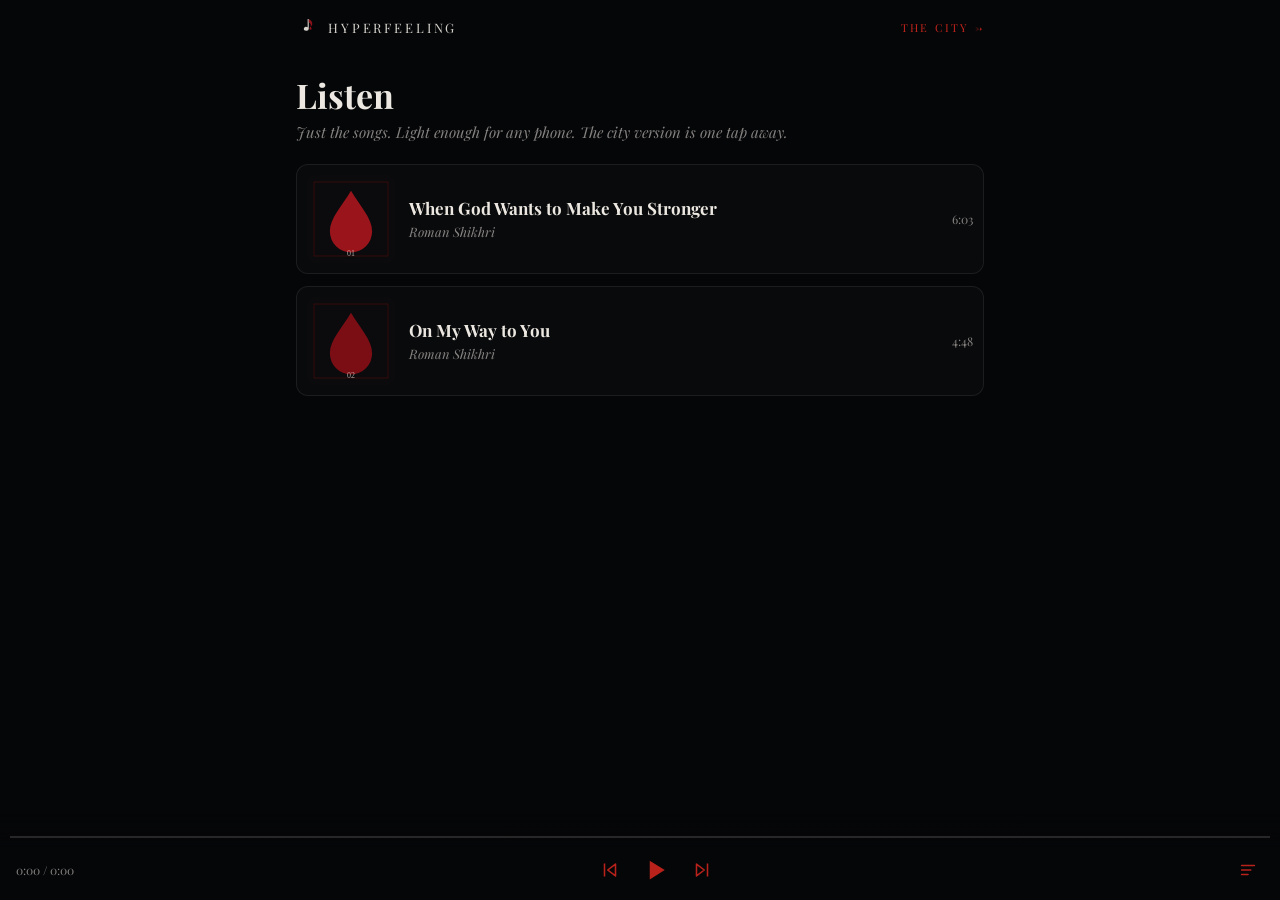
<file: listen/index.html>
<!doctype html>
<html lang="en">
<head>
<meta charset="utf-8">
<link rel="icon" type="image/svg+xml" href="../favicon.svg">
<meta name="viewport" content="width=device-width,initial-scale=1,viewport-fit=cover">
<meta name="theme-color" content="#050608">
<title>Roman Shikhri — listen</title>
<link rel="preconnect" href="https://fonts.googleapis.com">
<link href="https://fonts.googleapis.com/css2?family=Playfair+Display:ital,wght@0,400;0,700;1,400&display=swap" rel="stylesheet">
<style>
  /* the listening room: no 3-D, no shaders — a cover, a player, the words. Runs on anything with a browser. */
  :root { --ink: #050608; --paper: #ece8e1; --dim: rgba(236,232,225,.55); --red: #d8281f; --blood: #7a0e14; }
  * { box-sizing: border-box; }
  html, body { margin: 0; background: var(--ink); color: var(--paper); font-family: 'Playfair Display', Georgia, serif; min-height: 100%; }
  body { padding: 0 16px calc(120px + env(safe-area-inset-bottom, 0px)); }
  header { display: flex; align-items: center; gap: 10px; height: 54px; }
  header a { color: var(--paper); text-decoration: none; font-size: 13px; letter-spacing: .22em; text-transform: uppercase; opacity: .9; }
  header .city { margin-left: auto; color: var(--red); font-size: 11px; letter-spacing: .2em; text-transform: uppercase; }
  h1 { font-size: 26px; margin: 18px 0 4px; }
  .sub { margin: 0 0 22px; font-style: italic; color: var(--dim); font-size: 15px; }
  .songs { list-style: none; margin: 0; padding: 0; display: grid; gap: 12px; }
  .song { display: grid; grid-template-columns: 72px 1fr auto; gap: 14px; align-items: center; padding: 10px; border: 1px solid rgba(236,232,225,.08); border-radius: 12px; background: rgba(255,255,255,.02); cursor: pointer; }
  .song.now { border-color: rgba(216,40,31,.45); background: rgba(216,40,31,.06); }
  .cover { width: 72px; height: 72px; border-radius: 8px; overflow: hidden; background: #0b0b0d; }
  .cover svg { width: 100%; height: 100%; display: block; }
  .song .t { margin: 0; font-size: 17px; font-weight: 700; line-height: 1.2; }
  .song .n { margin: 4px 0 0; font-size: 13px; color: var(--dim); font-style: italic; }
  .song .len { font-size: 12px; color: var(--dim); font-variant-numeric: tabular-nums; }
  .lyr { margin-top: 18px; display: none; }
  .lyr.on { display: block; }
  .lyr h2 { font-size: 11px; letter-spacing: .3em; text-transform: uppercase; color: var(--dim); margin: 0 0 10px; font-weight: 400; }
  .lyr ol { list-style: none; margin: 0; padding: 0; }
  .lyr li { display: grid; grid-template-columns: 44px 1fr; gap: 8px; padding: 6px 0; font-size: 17px; line-height: 1.35; color: rgba(236,232,225,.55); cursor: pointer; }
  .lyr li.sec { display: block; padding-top: 14px; font-size: 11px; letter-spacing: .3em; text-transform: uppercase; color: rgba(236,232,225,.35); }
  .lyr time { font-size: 11px; color: rgba(236,232,225,.35); padding-top: 3px; font-variant-numeric: tabular-nums; }
  .lyr li.now { color: var(--paper); } .lyr li.now time { color: var(--red); }
  /* the player strip */
  .player { position: fixed; left: 0; right: 0; bottom: 0; padding: 8px 10px calc(8px + env(safe-area-inset-bottom, 0px)); background: linear-gradient(0deg, rgba(5,6,8,.98) 60%, rgba(5,6,8,0)); }
  .bar { position: relative; height: 22px; cursor: pointer; }
  .bar::before { content: ''; position: absolute; left: 0; right: 0; top: 10px; height: 2px; background: rgba(236,232,225,.15); }
  .bar .fill { position: absolute; left: 0; top: 10px; height: 2px; width: 0; background: var(--red); box-shadow: 0 0 8px rgba(216,40,31,.7); }
  .row { display: flex; align-items: center; gap: 2px; }
  .row .grow { flex: 1; }
  .clock { font-size: 12px; color: var(--dim); font-variant-numeric: tabular-nums; min-width: 76px; padding-left: 6px; }
  .ic { display: inline-flex; align-items: center; justify-content: center; width: 44px; height: 44px; border: 0; background: none; color: var(--red); cursor: pointer; opacity: .85; padding: 0; }
  .ic svg { width: 22px; height: 22px; display: block; } .ic.big svg { width: 30px; height: 30px; }
  .ic.on { opacity: 1; filter: drop-shadow(0 0 6px rgba(216,40,31,.6)); }
  #pp .pause, #pp.playing .play { display: none; } #pp.playing .pause { display: block; }
  .nowline { font-size: 13px; color: var(--dim); padding: 0 8px 4px; white-space: nowrap; overflow: hidden; text-overflow: ellipsis; font-style: italic; }
  @media (min-width: 760px) { body { max-width: 720px; margin: 0 auto; } h1 { font-size: 34px; } .song { grid-template-columns: 88px 1fr auto; } .cover { width: 88px; height: 88px; } }
</style>
</head>
<body>
<svg width="0" height="0" style="position:absolute" aria-hidden="true">
  <symbol id="i-play" viewBox="0 0 24 24"><path d="M7 4.5v15l12-7.5z" fill="currentColor"/></symbol>
  <symbol id="i-pause" viewBox="0 0 24 24"><path d="M7.5 4.5v15M16.5 4.5v15" stroke="currentColor" stroke-width="2.4" stroke-linecap="round"/></symbol>
  <symbol id="i-prev" viewBox="0 0 24 24"><path d="M6 5v14M18 5.5L9.5 12 18 18.5z" stroke="currentColor" stroke-width="1.7" stroke-linejoin="round" fill="none"/></symbol>
  <symbol id="i-next" viewBox="0 0 24 24"><path d="M18 5v14M6 5.5l8.5 6.5L6 18.5z" stroke="currentColor" stroke-width="1.7" stroke-linejoin="round" fill="none"/></symbol>
  <symbol id="i-lyrics" viewBox="0 0 24 24"><path d="M5 7h14M5 12h10M5 17h7" stroke="currentColor" stroke-width="1.7" stroke-linecap="round"/></symbol>
  <symbol id="i-drop" viewBox="0 0 100 100"><path d="M58 14 v44 a11 9 0 1 1 -5 -7.4 V14 Z" fill="#ece8e1"/><path d="M58 14 c10 6 16 12 16 22 c0 6 -4 9 -8 12 c3 -8 1 -14 -8 -20 Z" fill="currentColor"/><path d="M66 48 c0 0 -5 7 -5 10 a5 5 0 0 0 10 0 c0 -3 -5 -10 -5 -10Z" fill="currentColor"/></symbol>
</svg>
<header><a href="../" aria-label="hyperfeeling" style="display:flex"><svg width="22" height="22" style="color:#9a141b"><use href="#i-drop"/></svg></a><a href="../">hyperfeeling</a><a class="city" href="../">the city &rarr;</a></header>
<h1>Listen</h1>
<p class="sub">Just the songs. Light enough for any phone. The city version is one tap away.</p>
<ol class="songs" id="songs"></ol>
<section class="lyr" id="lyr"><h2>Lyrics</h2><ol id="lines"></ol></section>
<div class="player">
  <div class="nowline" id="nowline"></div>
  <div class="bar" id="bar"><div class="fill" id="fill"></div></div>
  <div class="row">
    <span class="clock" id="clock">0:00 / 0:00</span><span class="grow"></span>
    <button class="ic" id="prev" aria-label="previous song"><svg><use href="#i-prev"/></svg></button>
    <button class="ic big" id="pp" aria-label="play or pause"><svg class="play"><use href="#i-play"/></svg><svg class="pause"><use href="#i-pause"/></svg></button>
    <button class="ic" id="next" aria-label="next song"><svg><use href="#i-next"/></svg></button>
    <span class="grow"></span>
    <button class="ic" id="lyrbtn" aria-label="lyrics"><svg><use href="#i-lyrics"/></svg></button>
  </div>
</div>
<audio id="a" preload="metadata"></audio>
<script>
(async () => {
  const $ = id => document.getElementById(id);
  const fmt = s => `${Math.floor(s / 60)}:${String(Math.floor(s % 60)).padStart(2, '0')}`;
  // the song list comes from the same source as the city (an ES module): read it as text and pick the slugs and titles
  const src = await fetch('../js/songs.js').then(r => r.text());
  const songs = [...src.matchAll(/slug:\s*'([^']+)'[\s\S]*?title:\s*'([^']+)'(?:[\s\S]*?duration:\s*(\d+))?/g)].map(m => ({ slug: m[1], title: m[2], dur: +m[3] || 0 }));
  const cover = (i, title) => `<svg viewBox="0 0 100 100" role="img" aria-label="${title}"><rect width="100" height="100" fill="#0b0b0d"/><rect x="8" y="8" width="84" height="84" fill="none" stroke="#3a0a0c" stroke-width="1"/><path d="M50 18c-10 17-24 31-24 46a24 24 0 0 0 48 0c0-15-14-29-24-46z" fill="${i % 2 ? '#7a0e14' : '#9a141b'}"/><text x="50" y="92" text-anchor="middle" font-family="Georgia,serif" font-size="9" fill="#ece8e1" opacity=".7">${String(i + 1).padStart(2, '0')}</text></svg>`;
  const a = $('a'); let cur = -1, timing = null, items = [], lyOn = false;
  const list = $('songs');
  songs.forEach((s, i) => { const li = document.createElement('li'); li.className = 'song'; li.innerHTML = `<div class="cover">${cover(i, s.title)}</div><div><p class="t">${s.title}</p><p class="n">Roman Shikhri</p></div><span class="len">${s.dur ? fmt(s.dur) : ''}</span>`; li.addEventListener('click', () => load(i, true)); list.appendChild(li); });
  async function load(i, play) {
    cur = i; [...list.children].forEach((li, k) => li.classList.toggle('now', k === i));
    a.src = `../songs/${songs[i].slug}/song.mp3`; if (play) a.play().catch(() => {});
    $('nowline').textContent = songs[i].title;
    timing = await fetch(`../songs/${songs[i].slug}/timing.json`).then(r => r.json()).catch(() => null);
    const ol = $('lines'); ol.innerHTML = ''; items = [];
    if (timing) { let sec = -1; timing.lines.forEach(L => { if (L.section !== sec) { sec = L.section; const h = document.createElement('li'); h.className = 'sec'; h.textContent = timing.sections[sec].name; ol.appendChild(h); }
      const li = document.createElement('li'); li.innerHTML = `<time>${fmt(L.t)}</time><span>${L.text}</span>`; li.addEventListener('click', () => { a.currentTime = Math.max(0, L.t - 0.3); a.play().catch(() => {}); }); ol.appendChild(li); items.push({ li, t: L.t }); }); }
    history.replaceState(null, '', `#${songs[i].slug}`);
  }
  $('pp').addEventListener('click', () => { if (cur < 0) load(0, true); else if (a.paused) a.play().catch(() => {}); else a.pause(); });
  $('prev').addEventListener('click', () => load((cur - 1 + songs.length) % songs.length, true));
  $('next').addEventListener('click', () => load((cur + 1) % songs.length, true));
  $('lyrbtn').addEventListener('click', () => { lyOn = !lyOn; $('lyr').classList.toggle('on', lyOn); $('lyrbtn').classList.toggle('on', lyOn); if (lyOn && cur < 0) load(0, false); });
  $('bar').addEventListener('click', e => { const r = e.currentTarget.getBoundingClientRect(); const D = a.duration || songs[cur]?.dur; if (D) a.currentTime = Math.max(0, Math.min(1, (e.clientX - r.left) / r.width)) * D; });
  a.addEventListener('play', () => $('pp').classList.add('playing')); a.addEventListener('pause', () => $('pp').classList.remove('playing'));
  a.addEventListener('ended', () => load((cur + 1) % songs.length, true));
  let lyNow = -1;
  a.addEventListener('timeupdate', () => { const t = a.currentTime, D = a.duration || songs[cur]?.dur || 0; $('fill').style.width = D ? `${(t / D) * 100}%` : '0'; $('clock').textContent = `${fmt(t)} / ${fmt(D)}`;
    if (!items.length) return; let n = -1; for (let i = 0; i < items.length; i++) if (items[i].t <= t + 0.2) n = i; if (n === lyNow) return;
    if (lyNow >= 0) items[lyNow].li.classList.remove('now'); lyNow = n; if (n >= 0) { items[n].li.classList.add('now'); if (lyOn) items[n].li.scrollIntoView({ block: 'center', behavior: 'smooth' }); } });
  const h = location.hash.slice(1); const start = songs.findIndex(s => s.slug === h); if (start >= 0) load(start, false);
})();
</script>
</body>
</html>
</file>
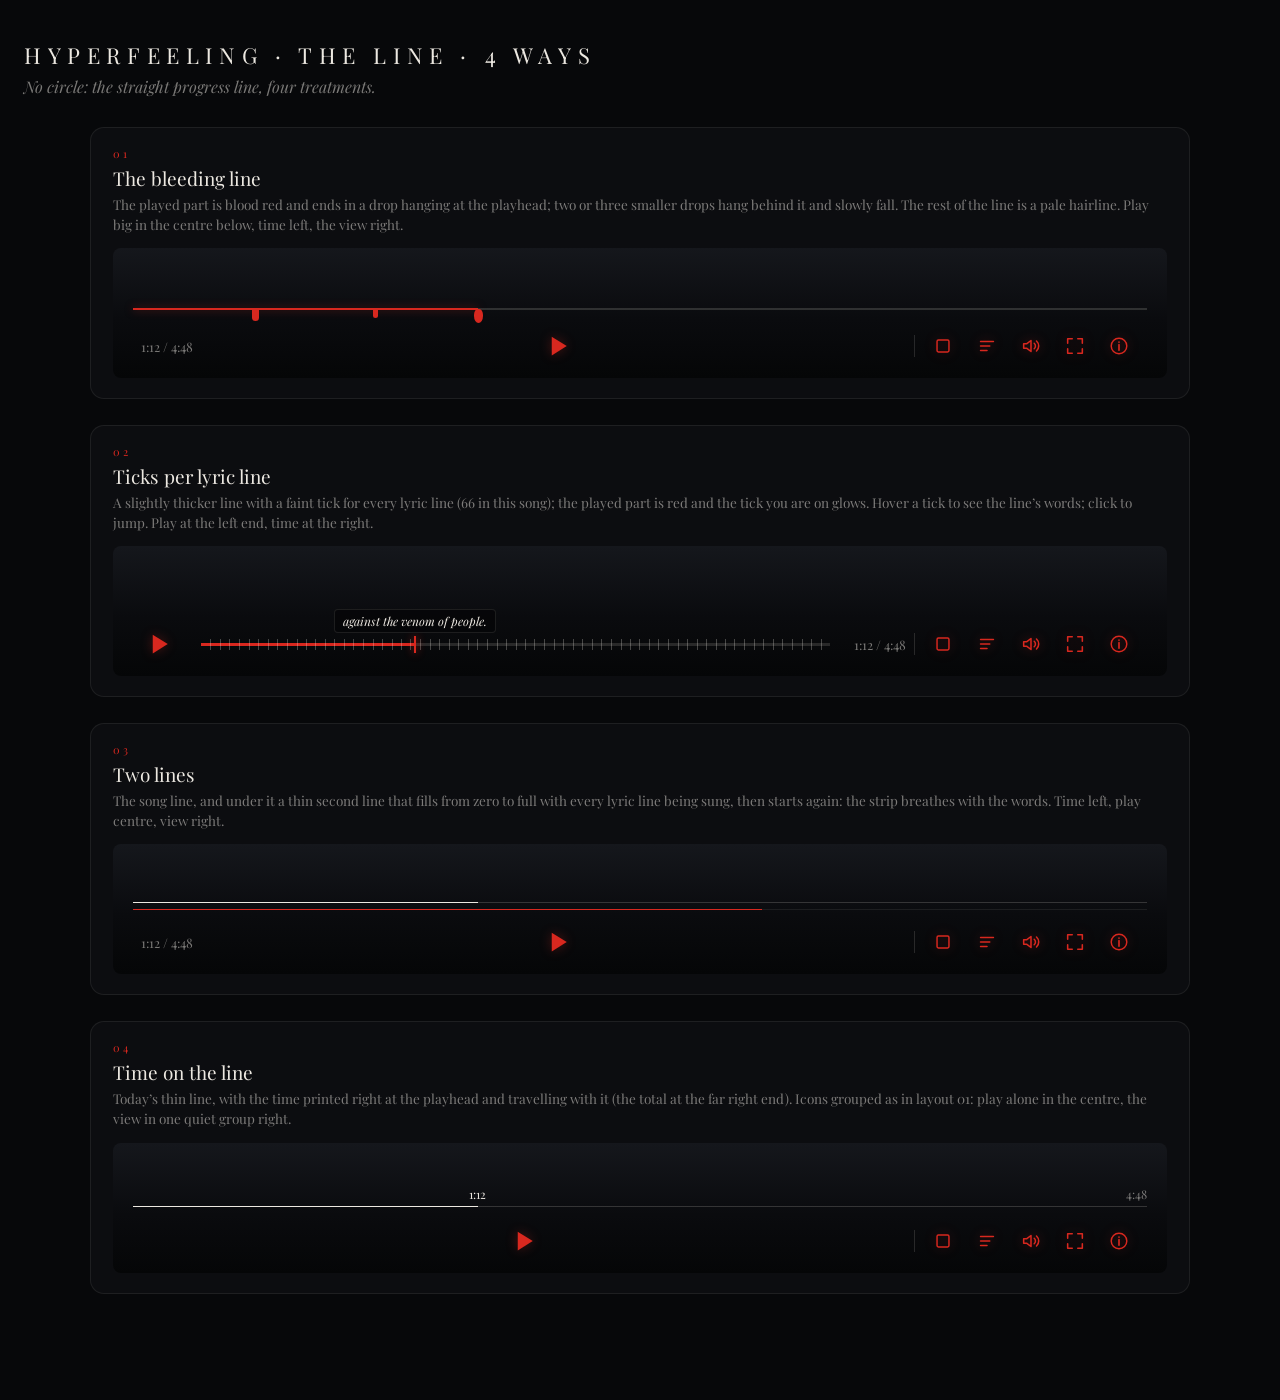
<file: design/line.html>
<!doctype html><html lang="en"><head><meta charset="utf-8"><meta name="viewport" content="width=device-width,initial-scale=1"><title>hyperfeeling &mdash; the line, 4 ways</title>
<link rel="stylesheet" href="https://fonts.googleapis.com/css2?family=Playfair+Display:ital,wght@0,400;0,700;1,400&display=swap">
<style>
:root{--bg:#07080a;--paper:#ece8e1;--dim:rgba(236,232,225,.5);--red:#d8281f} *{box-sizing:border-box}
body{margin:0;background:var(--bg);color:var(--paper);font-family:'Playfair Display',Georgia,serif;padding:40px 24px 80px}
h1{font-weight:400;font-size:22px;letter-spacing:.3em;text-transform:uppercase;margin:0 0 6px} p.lead{color:var(--dim);font-style:italic;margin:0 0 30px}
.card{max-width:1100px;margin:0 auto 26px;background:#0c0d10;border:1px solid rgba(236,232,225,.08);border-radius:14px;padding:18px 22px 20px}
.card .n{font-size:11px;letter-spacing:.3em;color:var(--red)} .card h2{font-weight:400;font-size:19px;margin:4px 0 4px} .card p{font-size:13.5px;color:var(--dim);margin:0 0 14px;line-height:1.45}
.mock{position:relative;height:130px;border-radius:8px;background:linear-gradient(180deg,#15171c,#0a0b0e 55%,#050607);overflow:hidden;padding:0 20px 10px;display:flex;flex-direction:column;justify-content:flex-end}
.i{width:22px;height:22px;color:var(--red);filter:drop-shadow(0 0 6px rgba(216,40,31,.35));flex:none;margin:0 11px} .i.big{width:30px;height:30px}
.row{display:flex;align-items:center;min-height:44px} .grow{flex:1} .clock{font-size:13px;color:var(--dim);font-variant-numeric:tabular-nums;margin:0 8px}
.grp{display:flex;align-items:center;padding:0 6px;border-left:1px solid rgba(236,232,225,.14)}
.bar{position:relative;height:1px;background:rgba(236,232,225,.18);margin-bottom:12px} .bar i{position:absolute;left:0;top:0;height:1px;background:var(--paper)} .bar.sub{margin-top:-6px;margin-bottom:10px;background:rgba(236,232,225,.08)} .bar.sub i{background:var(--red);height:1px}
.bleed{position:relative;height:2px;background:rgba(236,232,225,.16);margin:18px 0 14px} .bleed i{position:absolute;left:0;top:0;height:2px;background:var(--red);box-shadow:0 0 8px rgba(216,40,31,.5)}
.bleed b{position:absolute;top:2px;width:7px;height:11px;margin-left:-3px;border-radius:0 0 7px 7px;background:var(--red)} .bleed b.d0{width:9px;height:14px;margin-left:-4px;border-radius:50% 50% 60% 60%;top:1px} .bleed b.d1{animation:fall 3.4s ease-in infinite} .bleed b.d2{animation:fall 4.6s ease-in infinite 1.2s;width:5px;height:8px}
@keyframes fall{0%,55%{transform:translateY(0);opacity:1} 90%{transform:translateY(26px);opacity:1} 100%{transform:translateY(30px);opacity:0}}
.ticks{position:relative;flex:1;height:3px;background:rgba(236,232,225,.14);margin:0 16px} .ticks i{position:absolute;left:0;top:0;bottom:0;background:var(--red)} .ticks b{position:absolute;top:-4px;width:1px;height:11px;background:rgba(236,232,225,.28)} .ticks u{position:absolute;top:-7px;width:2px;height:17px;margin-left:-1px;background:var(--red);box-shadow:0 0 8px var(--red)}
.ticks em{position:absolute;top:-34px;transform:translateX(-50%);font-size:12px;color:var(--paper);white-space:nowrap;background:rgba(5,6,8,.8);padding:3px 8px;border-radius:4px;border:1px solid rgba(236,232,225,.1)}
.bar.tl{margin-top:26px} .bar.tl s{position:absolute;top:-20px;transform:translateX(-50%);text-decoration:none;font-size:12px;color:var(--paper);font-variant-numeric:tabular-nums} .bar.tl s.end{left:auto;right:0;transform:none;color:var(--dim)}
</style></head><body><svg width="0" height="0" style="position:absolute" aria-hidden="true">
  <symbol id="i-play" viewBox="0 0 24 24"><path d="M7 4.5v15l12-7.5z" fill="currentColor"/></symbol>
  <symbol id="i-pause" viewBox="0 0 24 24"><path d="M7.5 4.5v15M16.5 4.5v15" stroke="currentColor" stroke-width="2.4" stroke-linecap="round"/></symbol>
  <symbol id="i-prev" viewBox="0 0 24 24"><path d="M6 5v14M18 5.5L9.5 12 18 18.5z" stroke="currentColor" stroke-width="1.7" stroke-linejoin="round" fill="none"/></symbol>
  <symbol id="i-next" viewBox="0 0 24 24"><path d="M18 5v14M6 5.5l8.5 6.5L6 18.5z" stroke="currentColor" stroke-width="1.7" stroke-linejoin="round" fill="none"/></symbol>
  <symbol id="i-restart" viewBox="0 0 24 24"><path d="M5 12a7 7 0 1 0 2.2-5.1M5 4.5v4h4" stroke="currentColor" stroke-width="1.7" stroke-linecap="round" stroke-linejoin="round" fill="none"/></symbol>
  <symbol id="i-sound" viewBox="0 0 24 24"><path d="M4 9.5v5h3.5L12 18V6L7.5 9.5zM15.5 9a4 4 0 0 1 0 6M18 6.5a7.5 7.5 0 0 1 0 11" stroke="currentColor" stroke-width="1.7" stroke-linecap="round" stroke-linejoin="round" fill="none"/></symbol>
  <symbol id="i-muted" viewBox="0 0 24 24"><path d="M4 9.5v5h3.5L12 18V6L7.5 9.5zM16 9.5l4.5 5M20.5 9.5l-4.5 5" stroke="currentColor" stroke-width="1.7" stroke-linecap="round" stroke-linejoin="round" fill="none"/></symbol>
  <symbol id="i-full" viewBox="0 0 24 24"><path d="M4 9V4h5M15 4h5v5M20 15v5h-5M9 20H4v-5" stroke="currentColor" stroke-width="1.7" stroke-linecap="round" stroke-linejoin="round" fill="none"/></symbol>
  <symbol id="i-lyrics" viewBox="0 0 24 24"><path d="M5 7h14M5 12h10M5 17h7" stroke="currentColor" stroke-width="1.7" stroke-linecap="round"/></symbol>
  <symbol id="i-list" viewBox="0 0 24 24"><path d="M9 6h11M9 12h11M9 18h11" stroke="currentColor" stroke-width="1.7" stroke-linecap="round"/><circle cx="5" cy="6" r="1.2" fill="currentColor"/><circle cx="5" cy="12" r="1.2" fill="currentColor"/><circle cx="5" cy="18" r="1.2" fill="currentColor"/></symbol>
  <symbol id="i-info" viewBox="0 0 24 24"><circle cx="12" cy="12" r="8.5" stroke="currentColor" stroke-width="1.6" fill="none"/><path d="M12 10.5v6M12 7.6v.2" stroke="currentColor" stroke-width="1.8" stroke-linecap="round"/></symbol>
  <symbol id="i-drop" viewBox="0 0 100 100"><path d="M58 14 v44 a11 9 0 1 1 -5 -7.4 V14 Z" fill="#ece8e1"/><path d="M58 14 c10 6 16 12 16 22 c0 6 -4 9 -8 12 c3 -8 1 -14 -8 -20 Z" fill="currentColor"/><path d="M66 48 c0 0 -5 7 -5 10 a5 5 0 0 0 10 0 c0 -3 -5 -10 -5 -10Z" fill="currentColor"/></symbol>
  <symbol id="i-close" viewBox="0 0 24 24"><path d="M6 6l12 12M18 6L6 18" stroke="currentColor" stroke-width="1.7" stroke-linecap="round"/></symbol>
  <symbol id="i-stop" viewBox="0 0 24 24"><rect x="5.5" y="5.5" width="13" height="13" rx="1.5" fill="none" stroke="currentColor" stroke-width="1.6"/></symbol>
  <symbol id="i-rec" viewBox="0 0 24 24"><circle cx="12" cy="12" r="4.5" fill="currentColor"/><circle cx="12" cy="12" r="8.5" stroke="currentColor" stroke-width="1.2" fill="none" opacity=".5"/></symbol>
</svg>
<h1>hyperfeeling &middot; the line &middot; 4 ways</h1><p class="lead">No circle: the straight progress line, four treatments.</p>
<section class="card"><div class="n">01</div><h2>The bleeding line</h2><p>The played part is blood red and ends in a drop hanging at the playhead; two or three smaller drops hang behind it and slowly fall. The rest of the line is a pale hairline. Play big in the centre below, time left, the view right.</p><div class="mock"><div class="bleed"><i style="width:34%"></i><b class="d1" style="left:12%"></b><b class="d2" style="left:24%"></b><b class="d0" style="left:34%"></b></div><div class="row"><span class="clock">1:12 / 4:48</span><span class="grow"></span><svg class="i big"><use href="#i-play"/></svg><span class="grow"></span><span class="grp"><svg class="i "><use href="#i-stop"/></svg><svg class="i "><use href="#i-lyrics"/></svg><svg class="i "><use href="#i-sound"/></svg><svg class="i "><use href="#i-full"/></svg><svg class="i "><use href="#i-info"/></svg></span></div></div></section><section class="card"><div class="n">02</div><h2>Ticks per lyric line</h2><p>A slightly thicker line with a faint tick for every lyric line (66 in this song); the played part is red and the tick you are on glows. Hover a tick to see the line&rsquo;s words; click to jump. Play at the left end, time at the right.</p><div class="mock"><div class="row"><svg class="i big"><use href="#i-play"/></svg><div class="ticks"><i style="width:34%"></i><b style="left:1.5%"></b><b style="left:3.0%"></b><b style="left:4.5%"></b><b style="left:6.1%"></b><b style="left:7.6%"></b><b style="left:9.1%"></b><b style="left:10.6%"></b><b style="left:12.1%"></b><b style="left:13.6%"></b><b style="left:15.2%"></b><b style="left:16.7%"></b><b style="left:18.2%"></b><b style="left:19.7%"></b><b style="left:21.2%"></b><b style="left:22.7%"></b><b style="left:24.2%"></b><b style="left:25.8%"></b><b style="left:27.3%"></b><b style="left:28.8%"></b><b style="left:30.3%"></b><b style="left:31.8%"></b><b style="left:33.3%"></b><b style="left:34.8%"></b><b style="left:36.4%"></b><b style="left:37.9%"></b><b style="left:39.4%"></b><b style="left:40.9%"></b><b style="left:42.4%"></b><b style="left:43.9%"></b><b style="left:45.5%"></b><b style="left:47.0%"></b><b style="left:48.5%"></b><b style="left:50.0%"></b><b style="left:51.5%"></b><b style="left:53.0%"></b><b style="left:54.5%"></b><b style="left:56.1%"></b><b style="left:57.6%"></b><b style="left:59.1%"></b><b style="left:60.6%"></b><b style="left:62.1%"></b><b style="left:63.6%"></b><b style="left:65.2%"></b><b style="left:66.7%"></b><b style="left:68.2%"></b><b style="left:69.7%"></b><b style="left:71.2%"></b><b style="left:72.7%"></b><b style="left:74.2%"></b><b style="left:75.8%"></b><b style="left:77.3%"></b><b style="left:78.8%"></b><b style="left:80.3%"></b><b style="left:81.8%"></b><b style="left:83.3%"></b><b style="left:84.8%"></b><b style="left:86.4%"></b><b style="left:87.9%"></b><b style="left:89.4%"></b><b style="left:90.9%"></b><b style="left:92.4%"></b><b style="left:93.9%"></b><b style="left:95.5%"></b><b style="left:97.0%"></b><b style="left:98.5%"></b><u style="left:34%"></u><em style="left:34%">against the venom of people.</em></div><span class="clock">1:12 / 4:48</span><span class="grp"><svg class="i "><use href="#i-stop"/></svg><svg class="i "><use href="#i-lyrics"/></svg><svg class="i "><use href="#i-sound"/></svg><svg class="i "><use href="#i-full"/></svg><svg class="i "><use href="#i-info"/></svg></span></div></div></section><section class="card"><div class="n">03</div><h2>Two lines</h2><p>The song line, and under it a thin second line that fills from zero to full with every lyric line being sung, then starts again: the strip breathes with the words. Time left, play centre, view right.</p><div class="mock"><div class="bar"><i style="width:34%"></i></div><div class="bar sub"><i style="width:62%"></i></div><div class="row"><span class="clock">1:12 / 4:48</span><span class="grow"></span><svg class="i big"><use href="#i-play"/></svg><span class="grow"></span><span class="grp"><svg class="i "><use href="#i-stop"/></svg><svg class="i "><use href="#i-lyrics"/></svg><svg class="i "><use href="#i-sound"/></svg><svg class="i "><use href="#i-full"/></svg><svg class="i "><use href="#i-info"/></svg></span></div></div></section><section class="card"><div class="n">04</div><h2>Time on the line</h2><p>Today&rsquo;s thin line, with the time printed right at the playhead and travelling with it (the total at the far right end). Icons grouped as in layout 01: play alone in the centre, the view in one quiet group right.</p><div class="mock"><div class="bar tl"><i style="width:34%"></i><s style="left:34%">1:12</s><s class="end">4:48</s></div><div class="row"><span class="grow"></span><svg class="i big"><use href="#i-play"/></svg><span class="grow"></span><span class="grp"><svg class="i "><use href="#i-stop"/></svg><svg class="i "><use href="#i-lyrics"/></svg><svg class="i "><use href="#i-sound"/></svg><svg class="i "><use href="#i-full"/></svg><svg class="i "><use href="#i-info"/></svg></span></div></div></section>
</body></html>
</file>
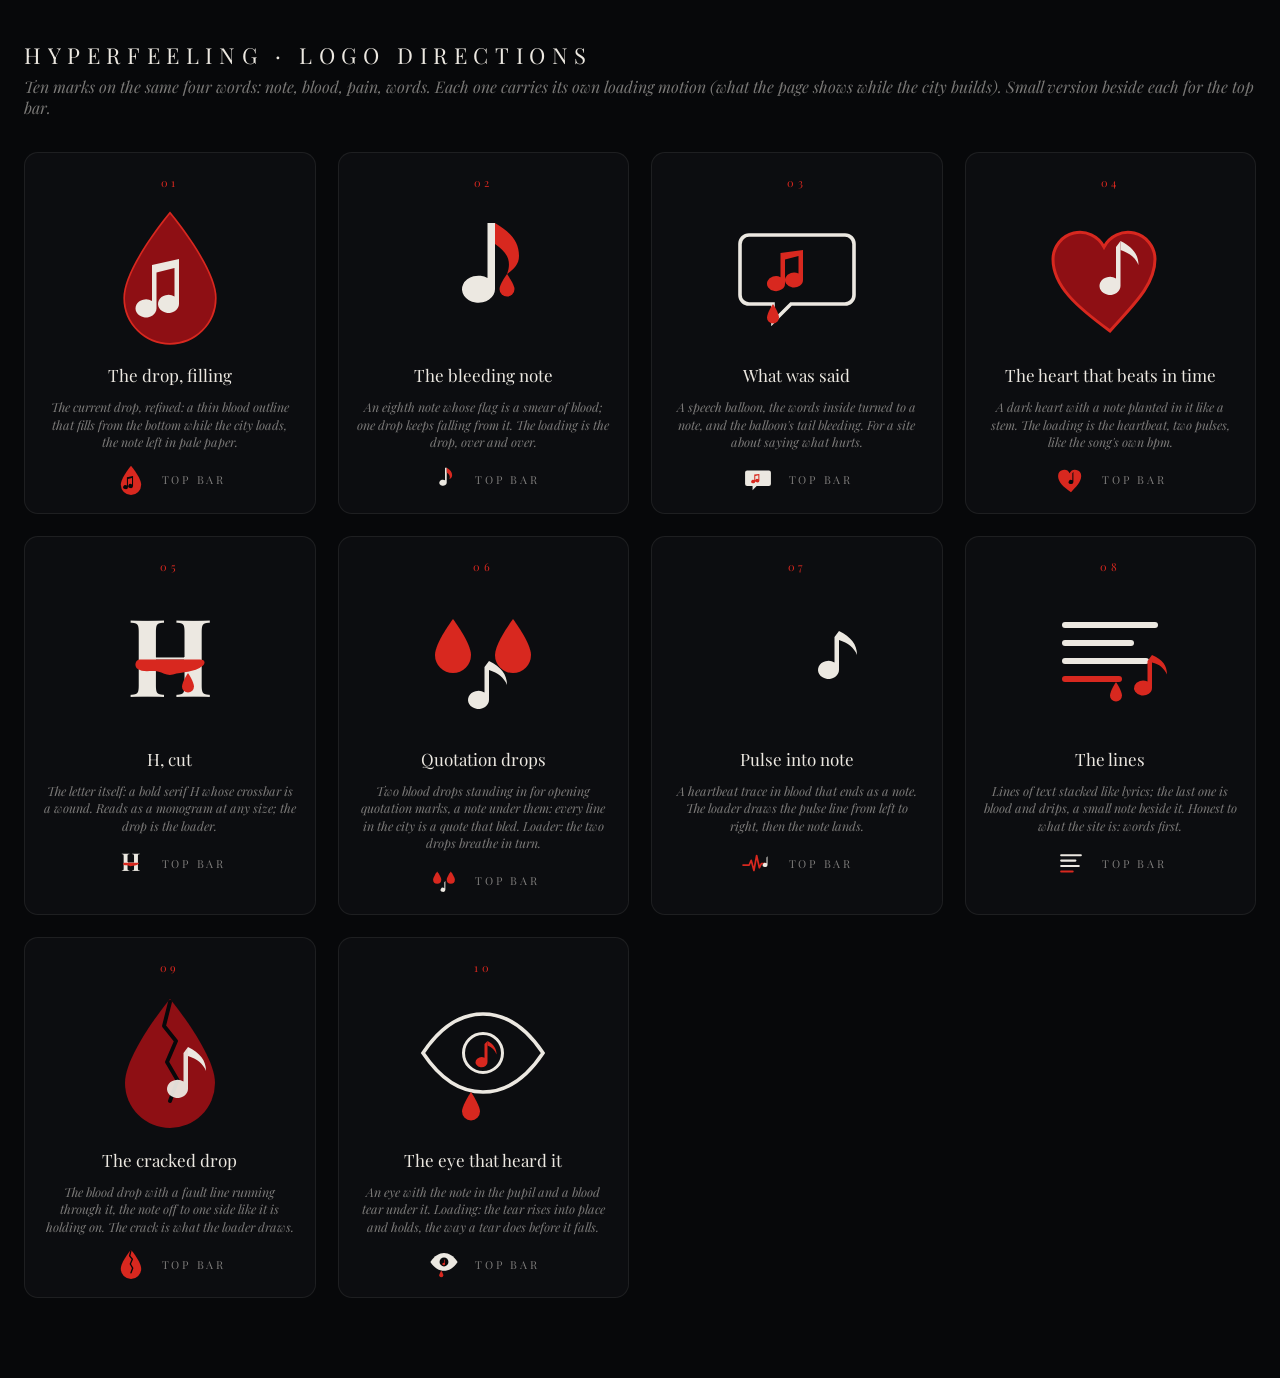
<file: design/logos.html>
<!doctype html>
<html lang="en"><head><meta charset="utf-8"><meta name="viewport" content="width=device-width,initial-scale=1">
<title>hyperfeeling — 10 logo directions</title>
<link rel="stylesheet" href="https://fonts.googleapis.com/css2?family=Playfair+Display:ital,wght@0,400;0,700;1,400&display=swap">
<style>
:root { --bg:#07080a; --paper:#ece8e1; --dim:rgba(236,232,225,.5); --red:#d8281f; --blood:#8e0f14; --steel:#7a848f; }
* { box-sizing:border-box } body { margin:0; background:var(--bg); color:var(--paper); font-family:'Playfair Display',Georgia,serif; padding:40px 24px 80px }
h1 { font-weight:400; font-size:22px; letter-spacing:.3em; text-transform:uppercase; margin:0 0 6px } p.lead { color:var(--dim); margin:0 0 34px; font-style:italic }
.grid { display:grid; grid-template-columns:repeat(auto-fill,minmax(250px,1fr)); gap:22px }
.card { background:#0c0d10; border:1px solid rgba(236,232,225,.08); border-radius:14px; padding:22px 18px 16px; display:flex; flex-direction:column; align-items:center; gap:12px }
.card svg { width:150px; height:150px; display:block }
.card .n { font-size:11px; letter-spacing:.3em; color:var(--red) } .card b { font-weight:400; font-size:17px; text-align:center } .card i { font-size:12.5px; color:var(--dim); text-align:center; line-height:1.4 }
.row { display:flex; gap:14px; align-items:center } .row svg.s { width:34px; height:34px } .row span { font-size:11px; letter-spacing:.25em; text-transform:uppercase; color:var(--dim) }
/* loading motions, one per logo */
@keyframes fill { 0%{transform:translateY(60px)} 100%{transform:translateY(0)} }
@keyframes drip { 0%{transform:translateY(0);opacity:1} 80%{transform:translateY(34px);opacity:1} 100%{transform:translateY(40px);opacity:0} }
@keyframes beat { 0%,100%{transform:scale(1)} 12%{transform:scale(1.08)} 24%{transform:scale(1)} 36%{transform:scale(1.05)} }
@keyframes dash { to{stroke-dashoffset:0} }
@keyframes fade { 0%,100%{opacity:.25} 50%{opacity:1} }
@keyframes crack { 0%{opacity:0} 40%{opacity:0} 60%{opacity:1} 100%{opacity:1} }
@keyframes rise { 0%{transform:translateY(14px);opacity:0} 100%{transform:translateY(0);opacity:1} }
.fill { animation:fill 2.6s ease-in-out infinite alternate } .drip { animation:drip 2.2s ease-in infinite } .beat { transform-origin:center; animation:beat 1.8s ease-in-out infinite }
.dash { stroke-dasharray:420; stroke-dashoffset:420; animation:dash 2.4s ease-out infinite } .fade { animation:fade 2s ease-in-out infinite } .crack { animation:crack 3s linear infinite } .rise { animation:rise 2.4s ease-out infinite alternate }
.l1 { animation-delay:.2s } .l2 { animation-delay:.5s } .l3 { animation-delay:.8s }
</style></head><body>
<h1>hyperfeeling · logo directions</h1>
<p class="lead">Ten marks on the same four words: note, blood, pain, words. Each one carries its own loading motion (what the page shows while the city builds). Small version beside each for the top bar.</p>
<div class="grid">

<div class="card"><div class="n">01</div>
<svg viewBox="0 0 100 100"><defs><clipPath id="c1"><path d="M50 8 C50 8 20 44 20 64 a30 30 0 0 0 60 0 C80 44 50 8 50 8Z"/></clipPath></defs>
<path d="M50 8 C50 8 20 44 20 64 a30 30 0 0 0 60 0 C80 44 50 8 50 8Z" fill="none" stroke="#d8281f" stroke-width="2.2"/>
<g clip-path="url(#c1)"><rect class="fill" x="0" y="0" width="100" height="100" fill="#8e0f14"/></g>
<path d="M56 38 v30 a7 6 0 1 1 -3 -5 V44 l-12 3 v24 a7 6 0 1 1 -3 -5 V42 Z" fill="#ece8e1"/></svg>
<b>The drop, filling</b><i>The current drop, refined: a thin blood outline that fills from the bottom while the city loads, the note left in pale paper.</i>
<div class="row"><svg class="s" viewBox="0 0 100 100"><path d="M50 8 C50 8 20 44 20 64 a30 30 0 0 0 60 0 C80 44 50 8 50 8Z" fill="#d8281f"/><path d="M56 38 v30 a7 6 0 1 1 -3 -5 V44 l-12 3 v24 a7 6 0 1 1 -3 -5 V42 Z" fill="#07080a"/></svg><span>top bar</span></div></div>

<div class="card"><div class="n">02</div>
<svg viewBox="0 0 100 100"><path d="M58 14 v44 a11 9 0 1 1 -5 -7.4 V14 Z" fill="#ece8e1"/><path d="M58 14 c10 6 16 12 16 22 c0 6 -4 9 -8 12 c3 -8 1 -14 -8 -20 Z" fill="#d8281f"/>
<path class="drip" d="M66 48 c0 0 -5 7 -5 10 a5 5 0 0 0 10 0 c0 -3 -5 -10 -5 -10Z" fill="#d8281f"/></svg>
<b>The bleeding note</b><i>An eighth note whose flag is a smear of blood; one drop keeps falling from it. The loading is the drop, over and over.</i>
<div class="row"><svg class="s" viewBox="0 0 100 100"><path d="M58 14 v44 a11 9 0 1 1 -5 -7.4 V14 Z" fill="#ece8e1"/><path d="M58 14 c10 6 16 12 16 22 c0 6 -4 9 -8 12 c3 -8 1 -14 -8 -20 Z" fill="#d8281f"/></svg><span>top bar</span></div></div>

<div class="card"><div class="n">03</div>
<svg viewBox="0 0 100 100"><path d="M18 22 h64 a6 6 0 0 1 6 6 v34 a6 6 0 0 1 -6 6 H46 l-12 12 v-12 H18 a6 6 0 0 1 -6 -6 V28 a6 6 0 0 1 6 -6Z" fill="none" stroke="#ece8e1" stroke-width="2.4"/>
<path class="drip l1" d="M34 68 c0 0 -4 6 -4 9 a4 4 0 0 0 8 0 c0 -3 -4 -9 -4 -9Z" fill="#d8281f"/>
<path d="M54 32 v20 a6 5 0 1 1 -3 -4.3 V36 l-9 2.4 v16 a6 5 0 1 1 -3 -4.3 V34 Z" fill="#d8281f"/></svg>
<b>What was said</b><i>A speech balloon, the words inside turned to a note, and the balloon's tail bleeding. For a site about saying what hurts.</i>
<div class="row"><svg class="s" viewBox="0 0 100 100"><path d="M18 22 h64 a6 6 0 0 1 6 6 v34 a6 6 0 0 1 -6 6 H46 l-12 12 v-12 H18 a6 6 0 0 1 -6 -6 V28 a6 6 0 0 1 6 -6Z" fill="#ece8e1"/><path d="M54 32 v20 a6 5 0 1 1 -3 -4.3 V36 l-9 2.4 v16 a6 5 0 1 1 -3 -4.3 V34 Z" fill="#d8281f"/></svg><span>top bar</span></div></div>

<div class="card"><div class="n">04</div>
<svg viewBox="0 0 100 100"><g class="beat"><path d="M50 86 C28 70 12 56 12 38 a18 18 0 0 1 34 -8 a18 18 0 0 1 34 8 c0 18 -16 32 -30 48Z" fill="#8e0f14"/><path d="M50 86 C28 70 12 56 12 38 a18 18 0 0 1 34 -8 a18 18 0 0 1 34 8 c0 18 -16 32 -30 48Z" fill="none" stroke="#d8281f" stroke-width="2"/></g>
<path d="M57 26 v30 a7 6 0 1 1 -3 -5 V30 Z" fill="#ece8e1"/><path d="M57 26 c8 4 12 9 12 16 c-2 -5 -6 -8 -12 -10Z" fill="#ece8e1"/></svg>
<b>The heart that beats in time</b><i>A dark heart with a note planted in it like a stem. The loading is the heartbeat, two pulses, like the song's own bpm.</i>
<div class="row"><svg class="s" viewBox="0 0 100 100"><path d="M50 86 C28 70 12 56 12 38 a18 18 0 0 1 34 -8 a18 18 0 0 1 34 8 c0 18 -16 32 -30 48Z" fill="#d8281f"/><path d="M57 26 v30 a7 6 0 1 1 -3 -5 V30 Z" fill="#07080a"/></svg><span>top bar</span></div></div>

<div class="card"><div class="n">05</div>
<svg viewBox="0 0 100 100"><text x="50" y="74" text-anchor="middle" font-family="Playfair Display,Georgia,serif" font-weight="700" font-size="72" fill="#ece8e1">H</text>
<path d="M30 49 h40 c3 0 4 2 2 4 c-6 5 -14 4 -20 6 c-4 1 -6 -1 -10 -2 c-5 -1 -10 1 -14 -2 c-2 -2 -1 -6 2 -6Z" fill="#d8281f"/>
<path class="drip l2" d="M62 58 c0 0 -4 6 -4 9 a4 4 0 0 0 8 0 c0 -3 -4 -9 -4 -9Z" fill="#d8281f"/></svg>
<b>H, cut</b><i>The letter itself: a bold serif H whose crossbar is a wound. Reads as a monogram at any size; the drop is the loader.</i>
<div class="row"><svg class="s" viewBox="0 0 100 100"><text x="50" y="74" text-anchor="middle" font-family="Playfair Display,Georgia,serif" font-weight="700" font-size="72" fill="#ece8e1">H</text><path d="M30 49 h40 c3 0 4 2 2 4 c-6 5 -14 4 -20 6 c-4 1 -6 -1 -10 -2 c-5 -1 -10 1 -14 -2 c-2 -2 -1 -6 2 -6Z" fill="#d8281f"/></svg><span>top bar</span></div></div>

<div class="card"><div class="n">06</div>
<svg viewBox="0 0 100 100"><path class="fade l1" d="M30 22 c0 0 -12 16 -12 24 a12 12 0 0 0 24 0 c0 -8 -12 -24 -12 -24Z" fill="#d8281f"/><path class="fade l3" d="M70 22 c0 0 -12 16 -12 24 a12 12 0 0 0 24 0 c0 -8 -12 -24 -12 -24Z" fill="#d8281f"/>
<path d="M54 50 v26 a7 6 0 1 1 -3 -5 V54 Z" fill="#ece8e1"/><path d="M54 50 c8 4 12 9 12 16 c-2 -5 -6 -8 -12 -10Z" fill="#ece8e1"/></svg>
<b>Quotation drops</b><i>Two blood drops standing in for opening quotation marks, a note under them: every line in the city is a quote that bled. Loader: the two drops breathe in turn.</i>
<div class="row"><svg class="s" viewBox="0 0 100 100"><path d="M30 22 c0 0 -12 16 -12 24 a12 12 0 0 0 24 0 c0 -8 -12 -24 -12 -24Z" fill="#d8281f"/><path d="M70 22 c0 0 -12 16 -12 24 a12 12 0 0 0 24 0 c0 -8 -12 -24 -12 -24Z" fill="#d8281f"/><path d="M54 50 v26 a7 6 0 1 1 -3 -5 V54 Z" fill="#ece8e1"/></svg><span>top bar</span></div></div>

<div class="card"><div class="n">07</div>
<svg viewBox="0 0 100 100"><path class="dash" d="M6 56 h18 l6 -14 l8 30 l8 -44 l8 36 l6 -12 h12" fill="none" stroke="#d8281f" stroke-width="3" stroke-linejoin="round" stroke-linecap="round"/>
<path d="M78 30 v26 a7 6 0 1 1 -3 -5 V34 Z" fill="#ece8e1"/><path d="M78 30 c8 4 12 9 12 16 c-2 -5 -6 -8 -12 -10Z" fill="#ece8e1"/></svg>
<b>Pulse into note</b><i>A heartbeat trace in blood that ends as a note. The loader draws the pulse line from left to right, then the note lands.</i>
<div class="row"><svg class="s" viewBox="0 0 100 100"><path d="M6 56 h18 l6 -14 l8 30 l8 -44 l8 36 l6 -12 h12" fill="none" stroke="#d8281f" stroke-width="5" stroke-linejoin="round" stroke-linecap="round"/><path d="M78 30 v26 a7 6 0 1 1 -3 -5 V34 Z" fill="#ece8e1"/></svg><span>top bar</span></div></div>

<div class="card"><div class="n">08</div>
<svg viewBox="0 0 100 100"><g fill="#ece8e1"><rect x="18" y="24" width="64" height="4" rx="2"/><rect x="18" y="36" width="48" height="4" rx="2"/><rect x="18" y="48" width="58" height="4" rx="2"/></g>
<rect x="18" y="60" width="40" height="4" rx="2" fill="#d8281f"/><path class="drip l1" d="M54 64 c0 0 -4 6 -4 9 a4 4 0 0 0 8 0 c0 -3 -4 -9 -4 -9Z" fill="#d8281f"/>
<path d="M78 46 v22 a6 5 0 1 1 -3 -4.3 V50 Z" fill="#d8281f"/><path d="M78 46 c7 3 10 7 10 13 c-2 -4 -5 -7 -10 -8Z" fill="#d8281f"/></svg>
<b>The lines</b><i>Lines of text stacked like lyrics; the last one is blood and drips, a small note beside it. Honest to what the site is: words first.</i>
<div class="row"><svg class="s" viewBox="0 0 100 100"><g fill="#ece8e1"><rect x="18" y="24" width="64" height="6" rx="3"/><rect x="18" y="40" width="48" height="6" rx="3"/><rect x="18" y="56" width="58" height="6" rx="3"/></g><rect x="18" y="72" width="40" height="6" rx="3" fill="#d8281f"/></svg><span>top bar</span></div></div>

<div class="card"><div class="n">09</div>
<svg viewBox="0 0 100 100"><path d="M50 8 C50 8 20 44 20 64 a30 30 0 0 0 60 0 C80 44 50 8 50 8Z" fill="#8e0f14"/>
<path class="crack" d="M50 10 l-4 16 l8 10 l-6 14 l7 12 l-5 14" fill="none" stroke="#07080a" stroke-width="2.6" stroke-linejoin="round" stroke-linecap="round"/>
<path d="M62 40 v28 a7 6 0 1 1 -3 -5 V44 Z" fill="#ece8e1" opacity=".95"/><path d="M62 40 c8 4 12 9 12 16 c-2 -5 -6 -8 -12 -10Z" fill="#ece8e1"/></svg>
<b>The cracked drop</b><i>The blood drop with a fault line running through it, the note off to one side like it is holding on. The crack is what the loader draws.</i>
<div class="row"><svg class="s" viewBox="0 0 100 100"><path d="M50 8 C50 8 20 44 20 64 a30 30 0 0 0 60 0 C80 44 50 8 50 8Z" fill="#d8281f"/><path d="M50 10 l-4 16 l8 10 l-6 14 l7 12 l-5 14" fill="none" stroke="#07080a" stroke-width="4" stroke-linejoin="round" stroke-linecap="round"/></svg><span>top bar</span></div></div>

<div class="card"><div class="n">10</div>
<svg viewBox="0 0 100 100"><path d="M10 44 C22 26 36 18 50 18 s28 8 40 26 C78 62 64 70 50 70 S22 62 10 44Z" fill="none" stroke="#ece8e1" stroke-width="2.4"/>
<circle cx="50" cy="44" r="13" fill="#0c0d10" stroke="#ece8e1" stroke-width="2"/><path d="M53 36 v14 a4 3.4 0 1 1 -2 -2.8 V38 Z" fill="#d8281f"/><path d="M53 36 c4 2 6 5 6 9 c-1 -3 -3 -5 -6 -6Z" fill="#d8281f"/>
<path class="rise" d="M42 70 c0 0 -6 9 -6 13 a6 6 0 0 0 12 0 c0 -4 -6 -13 -6 -13Z" fill="#d8281f"/></svg>
<b>The eye that heard it</b><i>An eye with the note in the pupil and a blood tear under it. Loading: the tear rises into place and holds, the way a tear does before it falls.</i>
<div class="row"><svg class="s" viewBox="0 0 100 100"><path d="M10 44 C22 26 36 18 50 18 s28 8 40 26 C78 62 64 70 50 70 S22 62 10 44Z" fill="#ece8e1"/><circle cx="50" cy="44" r="13" fill="#07080a"/><path d="M53 36 v14 a4 3.4 0 1 1 -2 -2.8 V38 Z" fill="#d8281f"/><path d="M42 70 c0 0 -6 9 -6 13 a6 6 0 0 0 12 0 c0 -4 -6 -13 -6 -13Z" fill="#d8281f"/></svg><span>top bar</span></div></div>

</div>
</body></html>
</file>
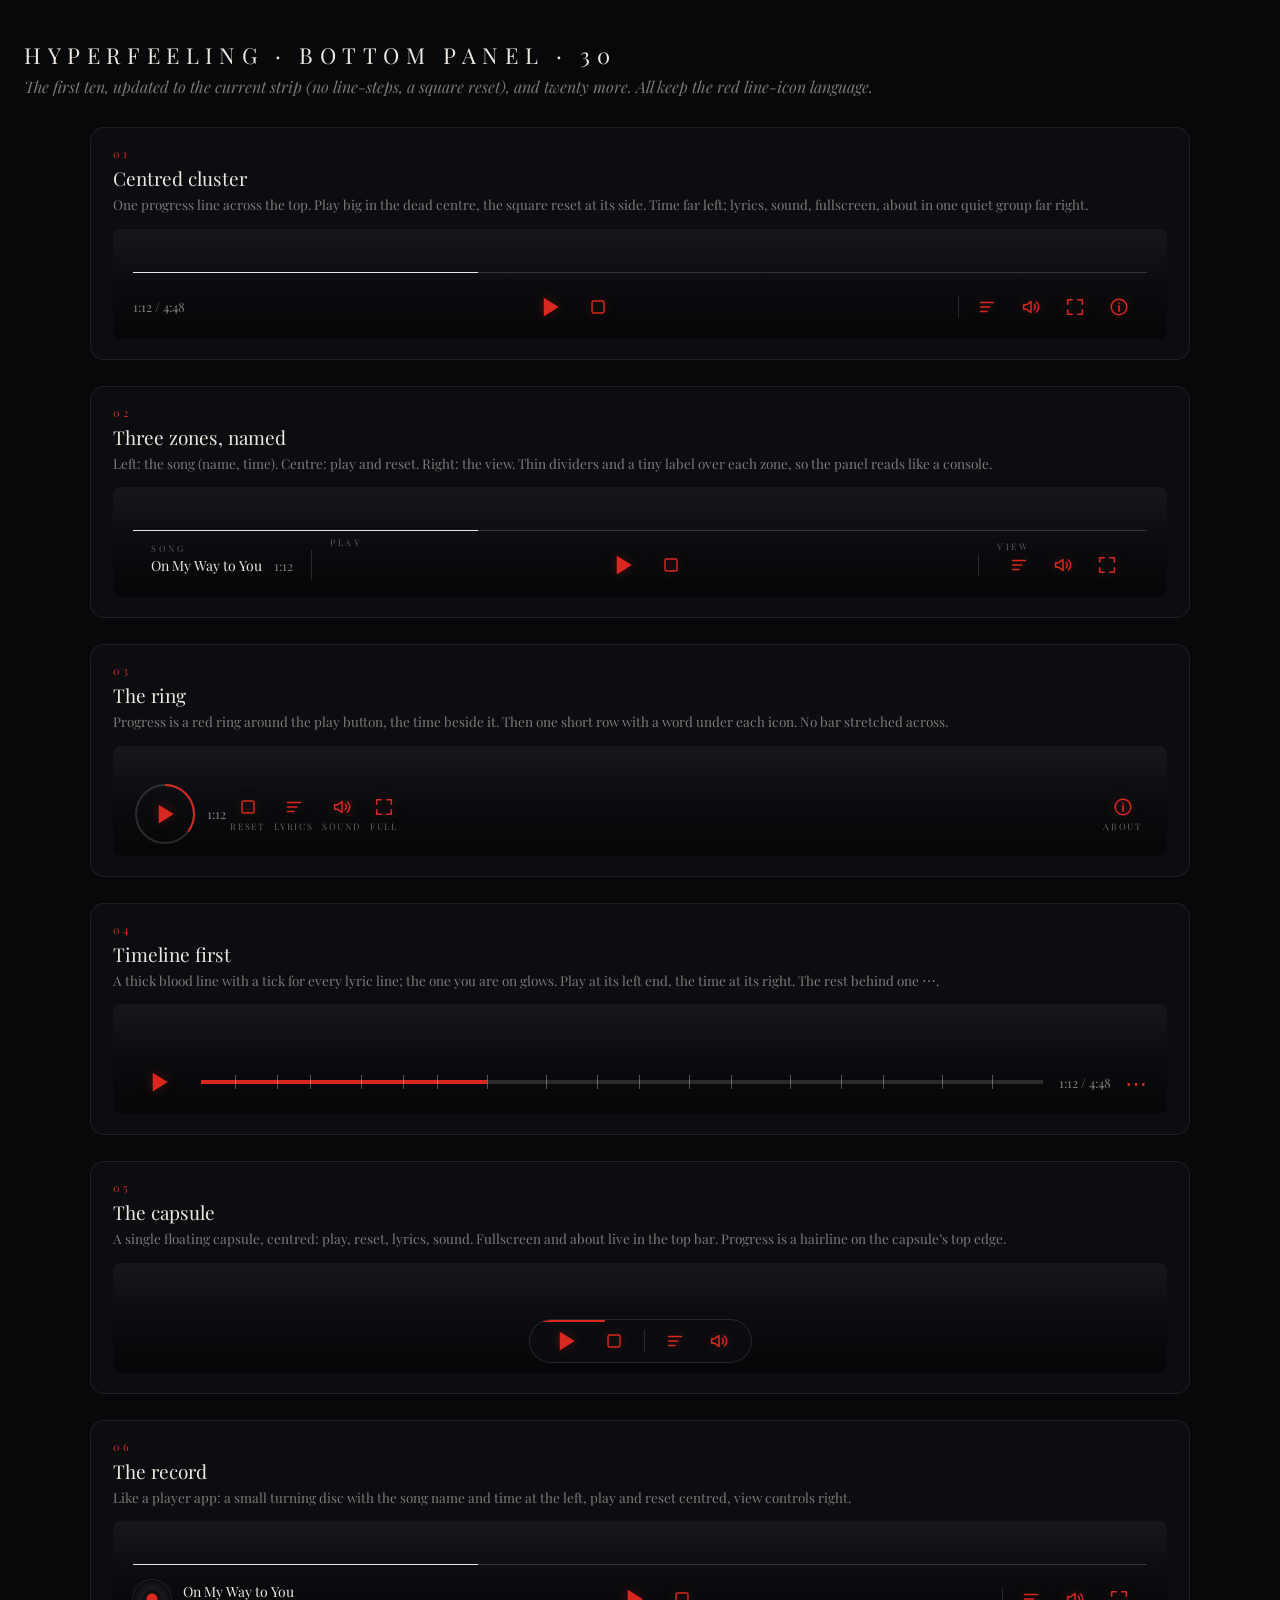
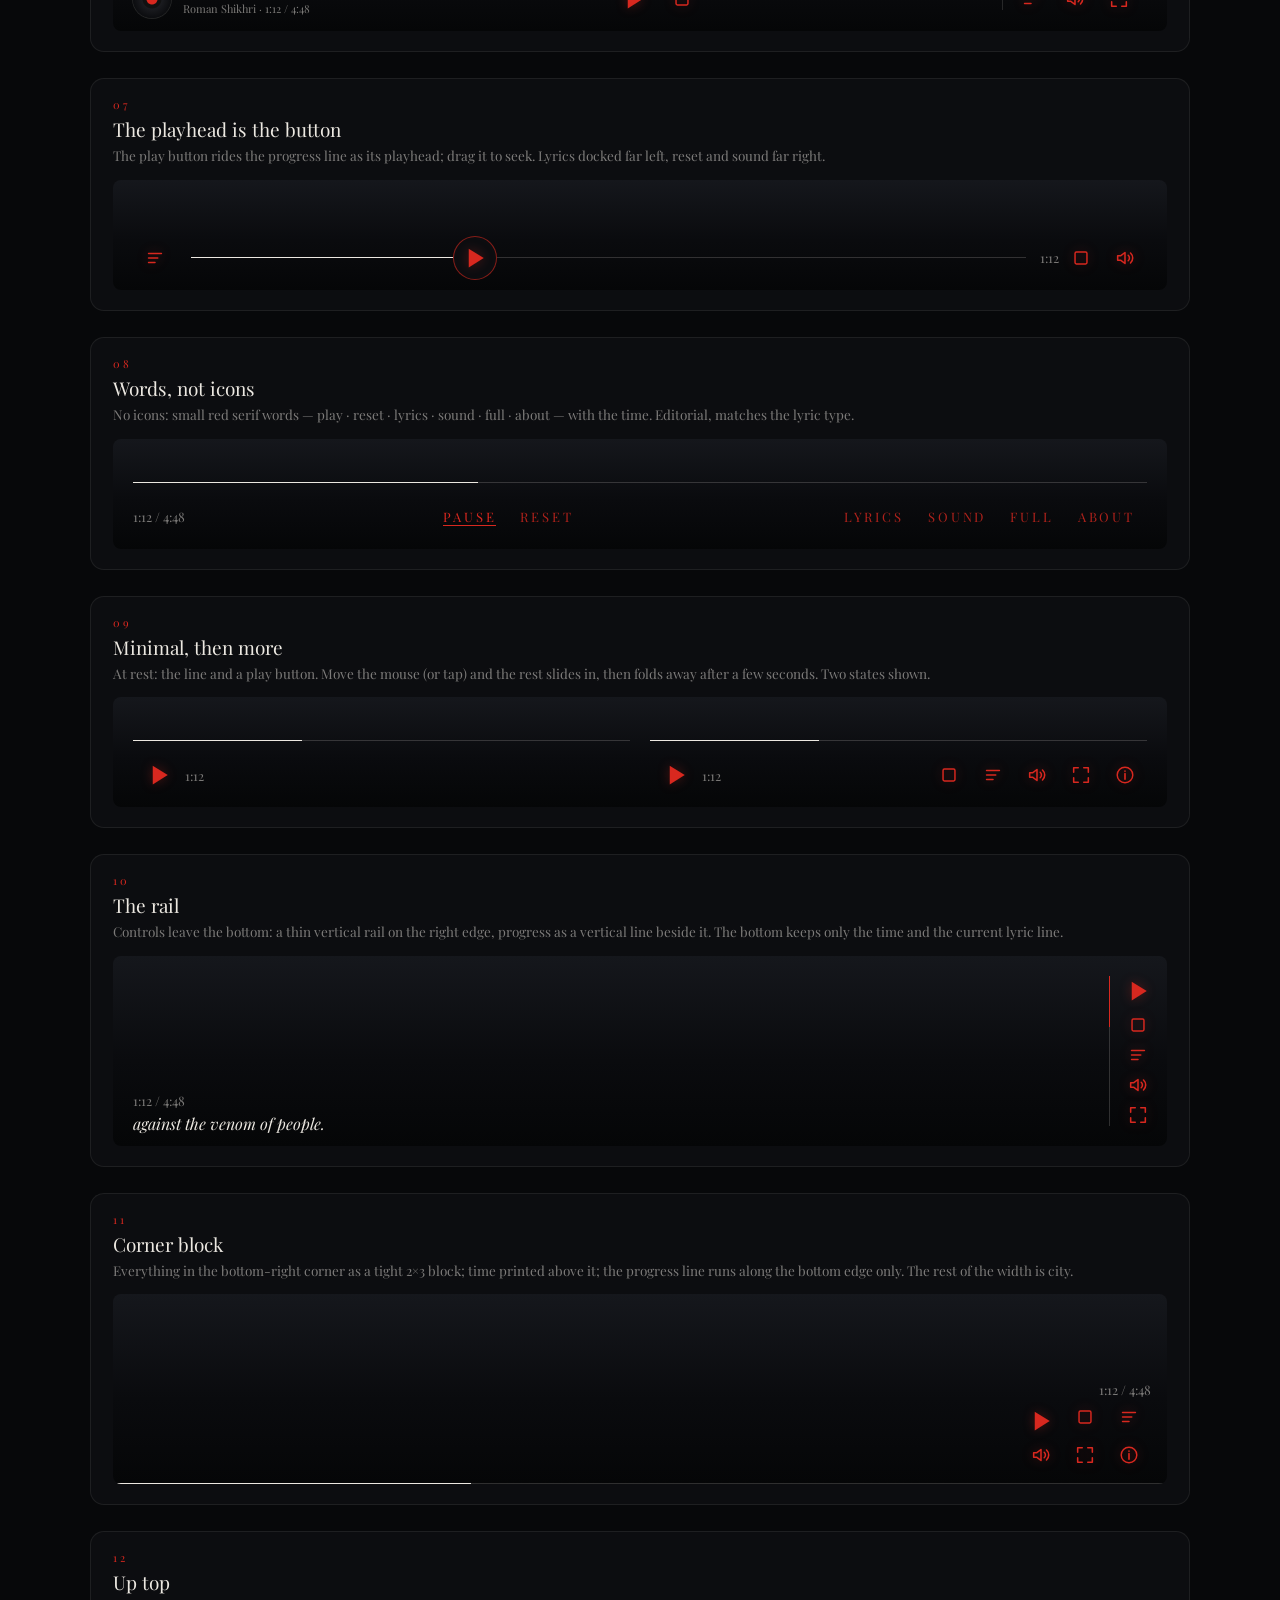
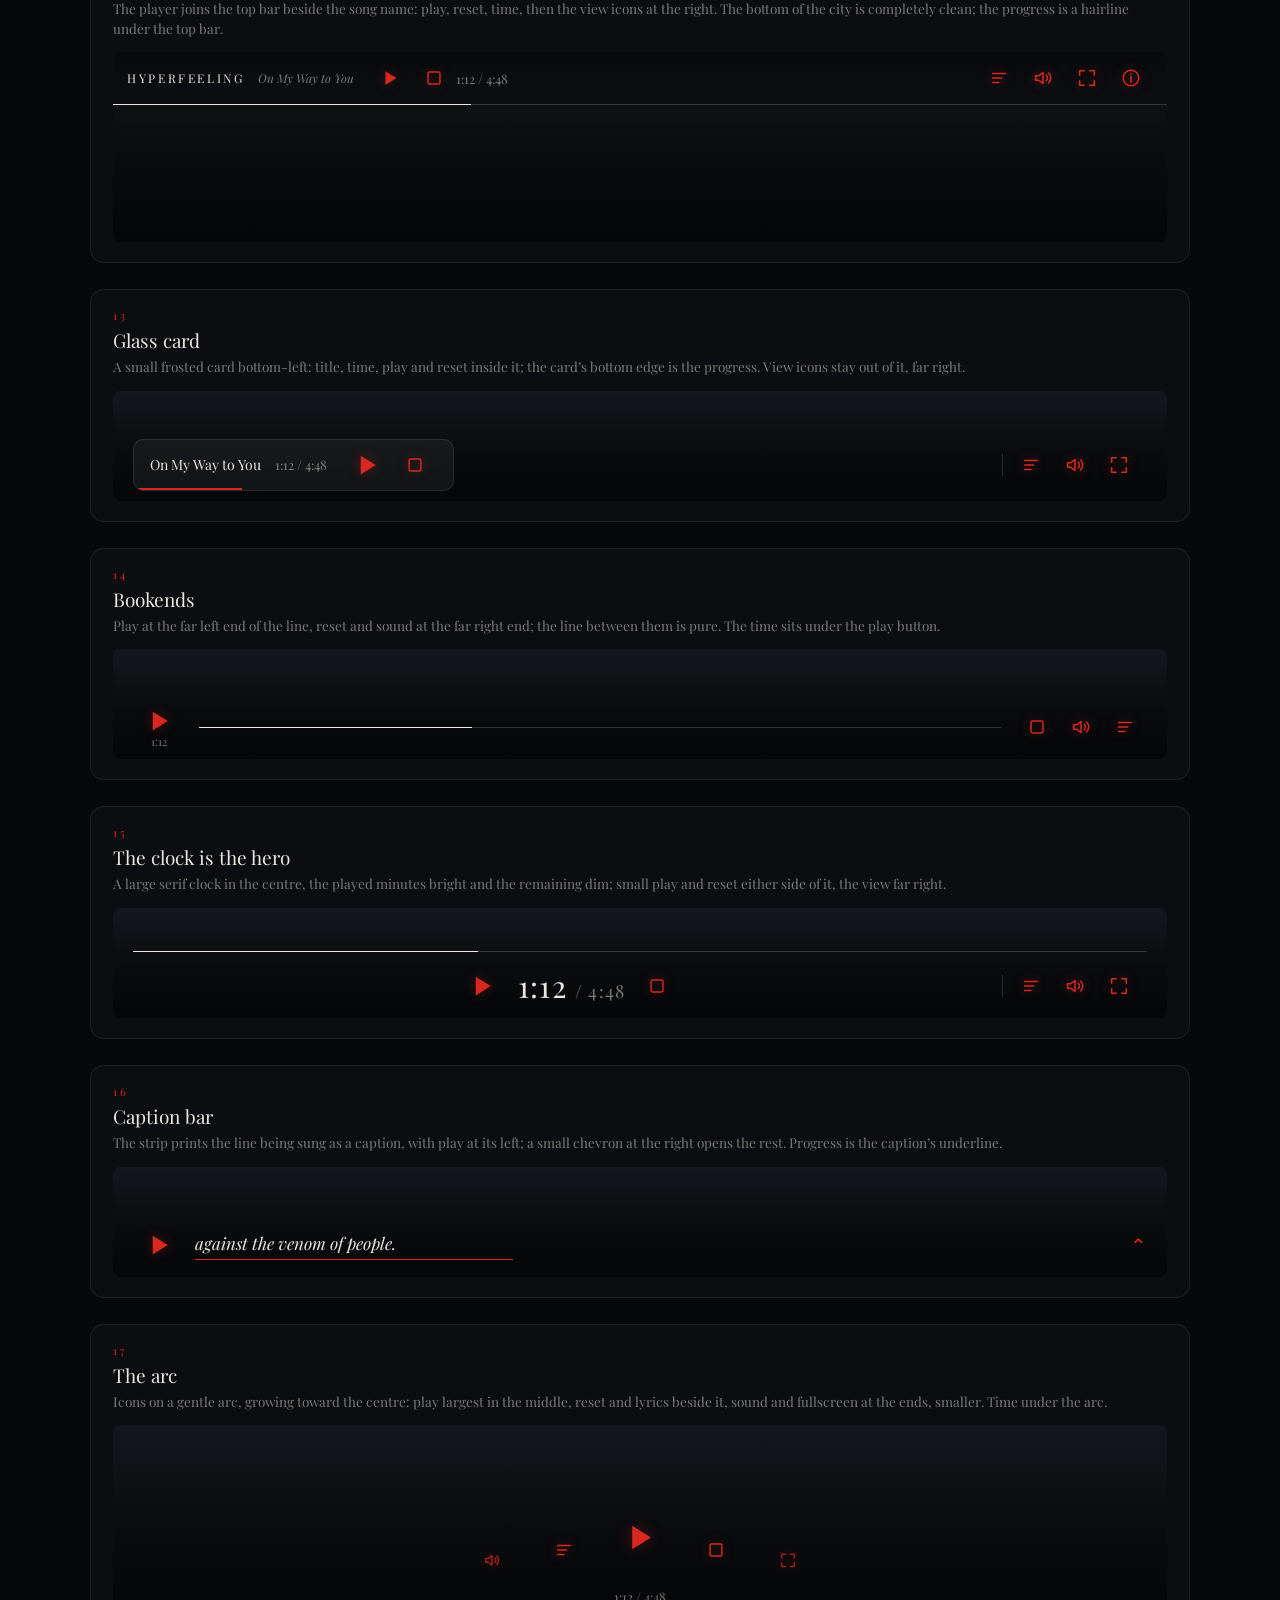
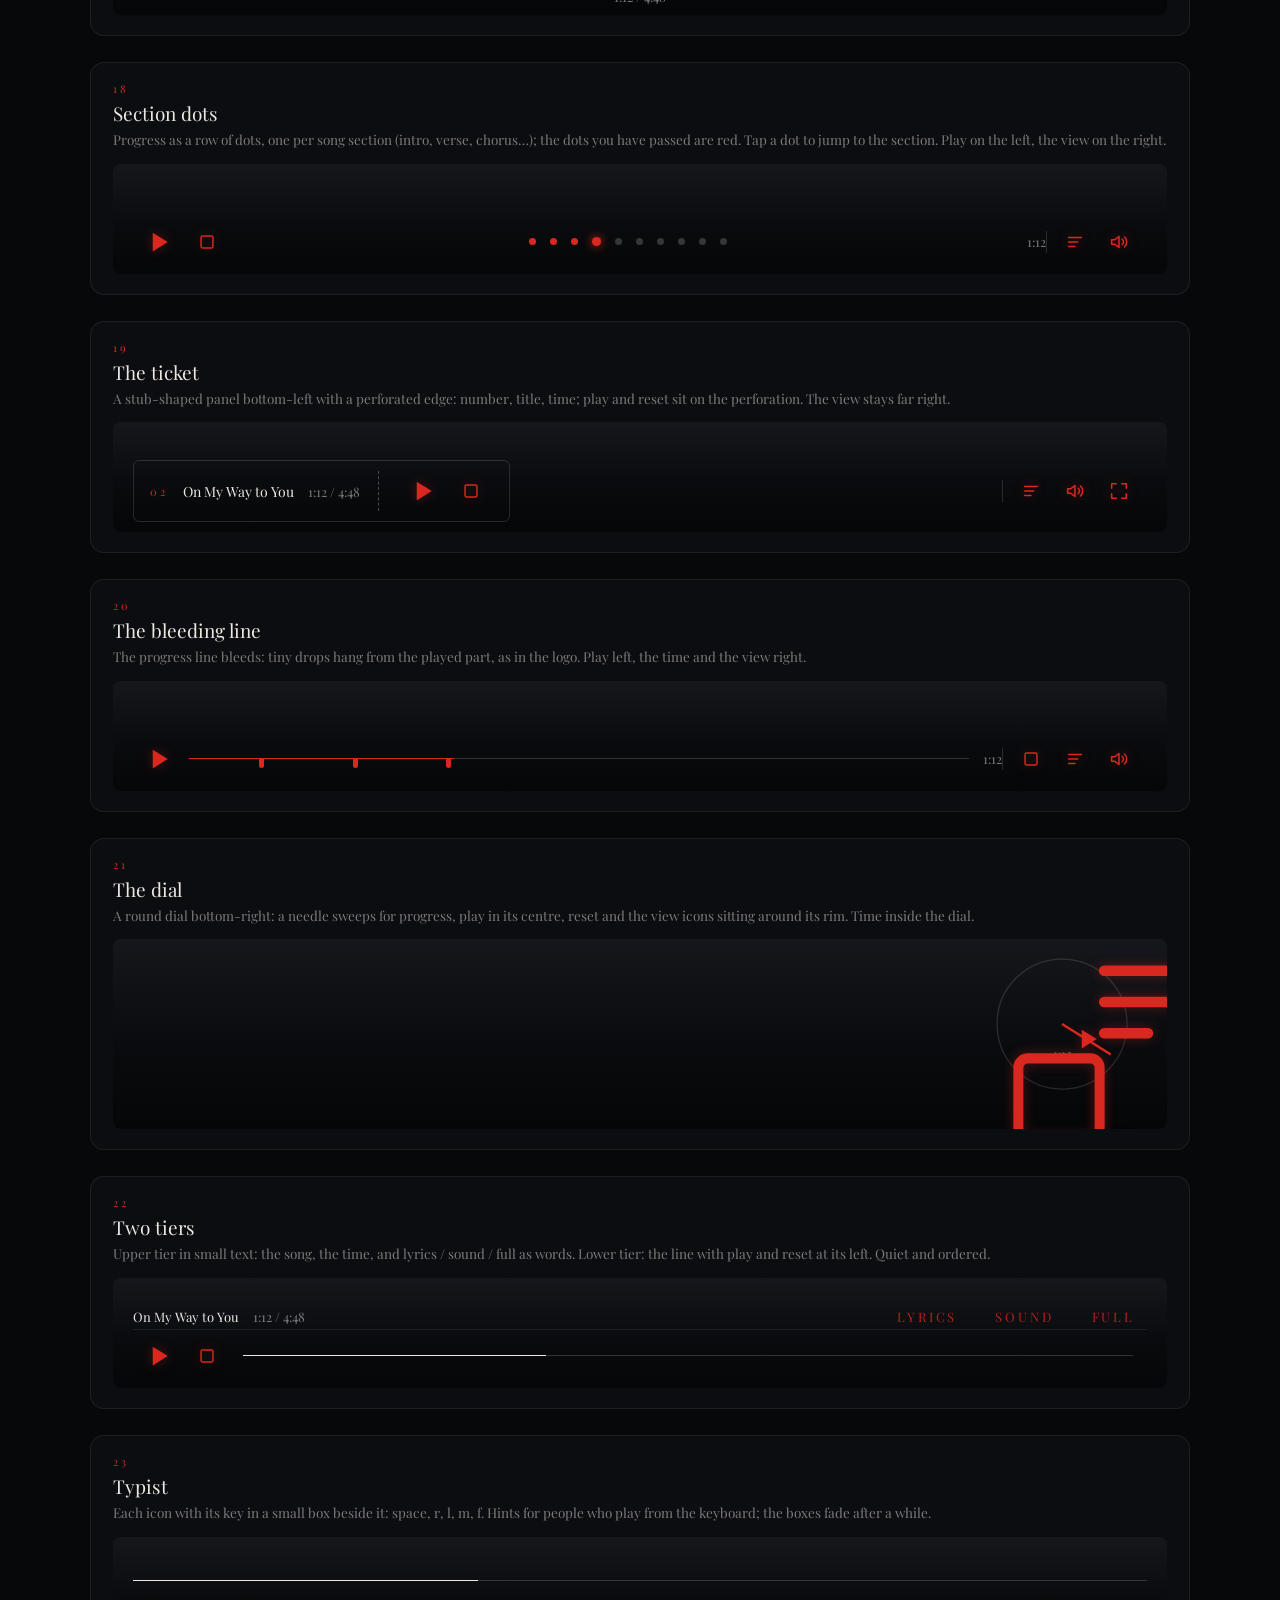
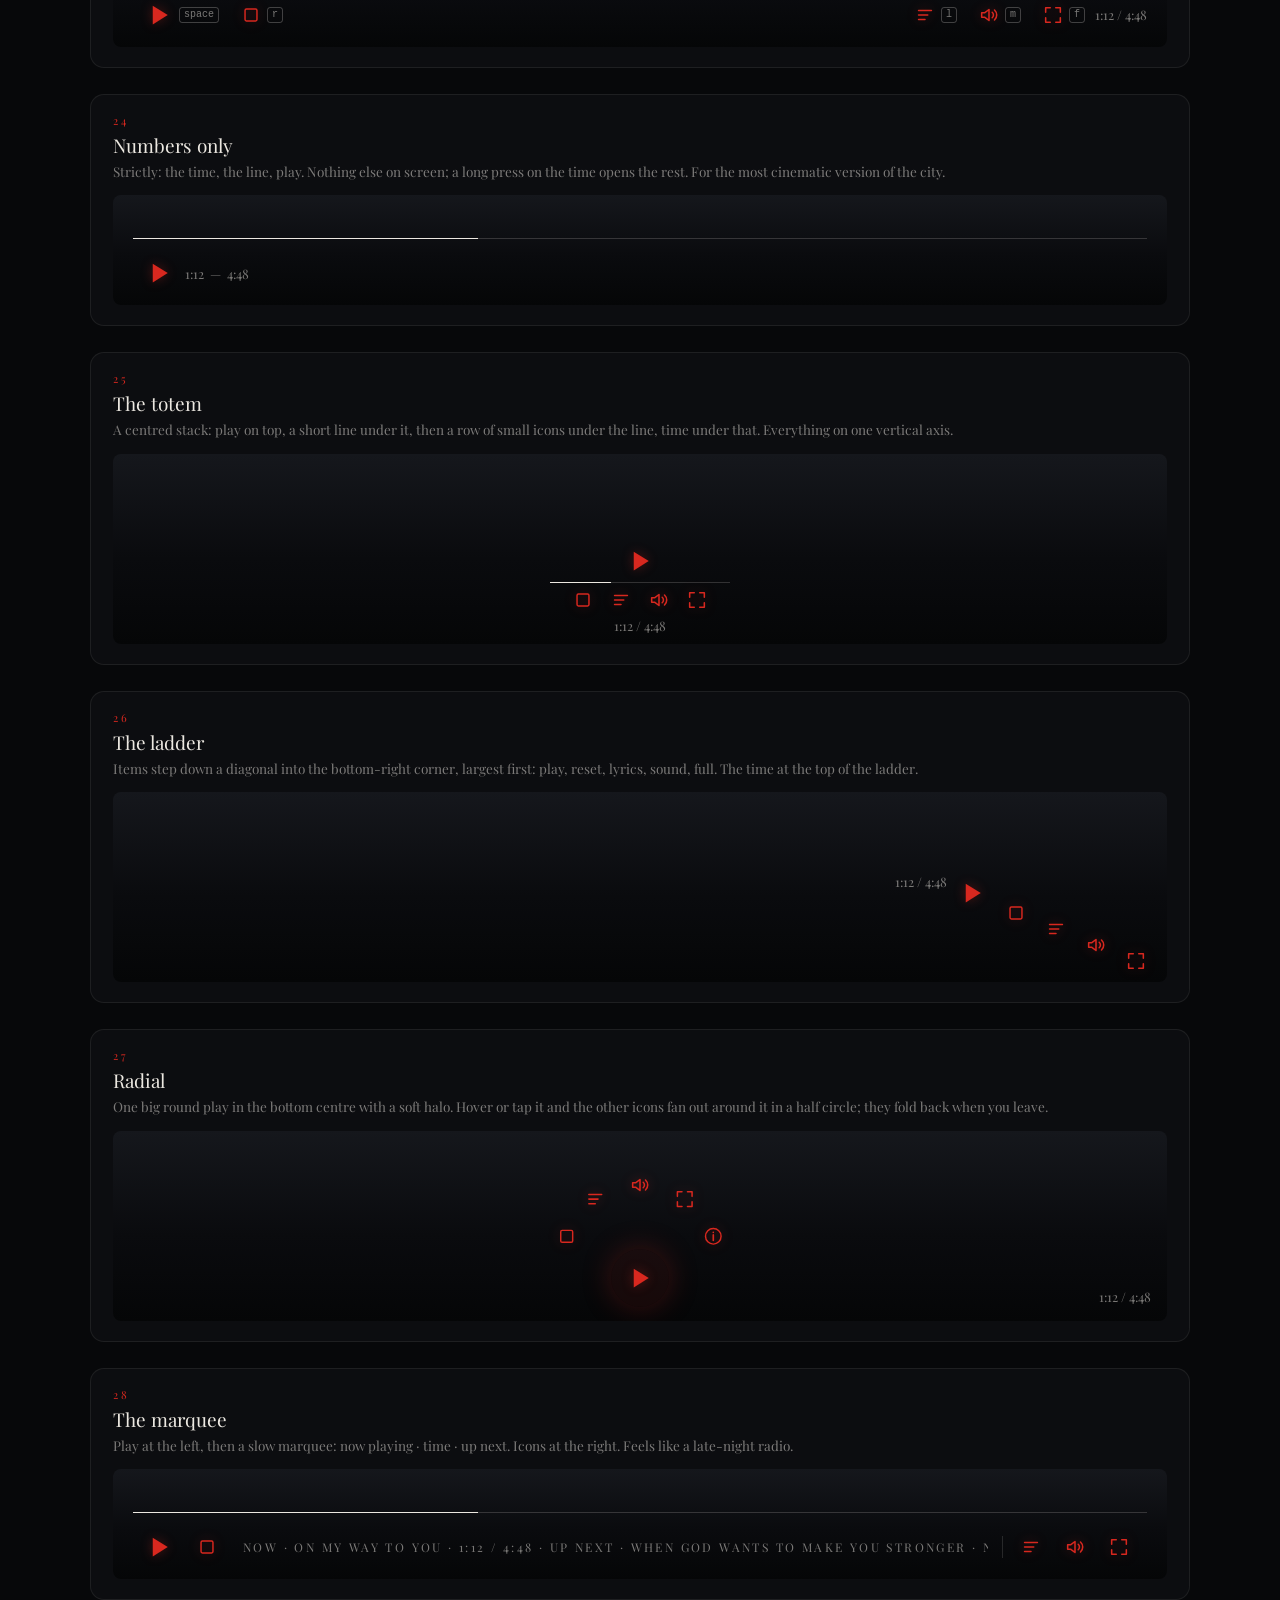
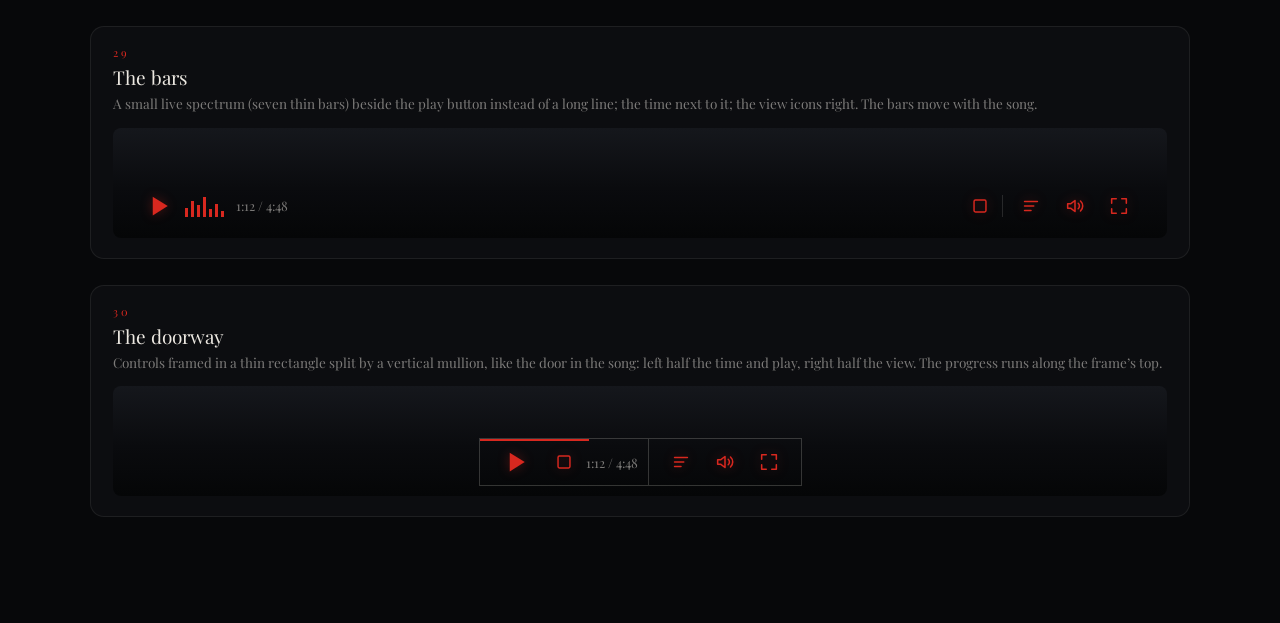
<file: design/panels.html>
<!doctype html><html lang="en"><head><meta charset="utf-8"><meta name="viewport" content="width=device-width,initial-scale=1"><title>hyperfeeling &mdash; 30 bottom panels</title>
<link rel="stylesheet" href="https://fonts.googleapis.com/css2?family=Playfair+Display:ital,wght@0,400;0,700;1,400&display=swap">
<style>
:root{--bg:#07080a;--paper:#ece8e1;--dim:rgba(236,232,225,.5);--red:#d8281f} *{box-sizing:border-box}
body{margin:0;background:var(--bg);color:var(--paper);font-family:'Playfair Display',Georgia,serif;padding:40px 24px 80px}
h1{font-weight:400;font-size:22px;letter-spacing:.3em;text-transform:uppercase;margin:0 0 6px} p.lead{color:var(--dim);font-style:italic;margin:0 0 30px}
.card{max-width:1100px;margin:0 auto 26px;background:#0c0d10;border:1px solid rgba(236,232,225,.08);border-radius:14px;padding:18px 22px 20px}
.card .n{font-size:11px;letter-spacing:.3em;color:var(--red)} .card h2{font-weight:400;font-size:19px;margin:4px 0 4px} .card p{font-size:13.5px;color:var(--dim);margin:0 0 14px;line-height:1.45}
.mock{position:relative;height:110px;border-radius:8px;background:linear-gradient(180deg,#15171c,#0a0b0e 55%,#050607);overflow:hidden;padding:0 20px 10px;display:flex;flex-direction:column;justify-content:flex-end}
.mock.tall{height:190px}
.i{width:22px;height:22px;color:var(--red);filter:drop-shadow(0 0 6px rgba(216,40,31,.35));flex:none;margin:0 11px} .i.big{width:30px;height:30px}
.bar{position:relative;height:1px;background:rgba(236,232,225,.18);margin-bottom:12px} .bar i{position:absolute;left:0;top:0;height:1px;background:var(--paper)}
.row{display:flex;align-items:center;min-height:44px} .grow{flex:1} .clock{font-size:13px;color:var(--dim);font-variant-numeric:tabular-nums}
.cl{display:flex;align-items:center} .grp{display:flex;align-items:center;padding:0 6px;border-left:1px solid rgba(236,232,225,.14)}
.zones .z{display:flex;align-items:center;padding:0 18px;position:relative} .zones .z+.z{border-left:1px solid rgba(236,232,225,.14)} .zones .mid{flex:1;justify-content:center}
.zones em{position:absolute;top:-14px;left:18px;font-size:9px;letter-spacing:.3em;text-transform:uppercase;color:rgba(236,232,225,.35);font-style:normal} .zones b{font-weight:400;font-size:14px;margin-right:12px}
.ringbtn{position:relative;width:64px;height:64px;display:inline-flex;align-items:center;justify-content:center;margin-right:10px} .ringbtn svg:first-child{position:absolute;inset:0;width:64px;height:64px}
.lab{display:inline-flex;flex-direction:column;align-items:center;margin:0 4px} .lab .i{margin:0} .lab s{text-decoration:none;font-size:9px;letter-spacing:.2em;text-transform:uppercase;color:rgba(236,232,225,.4);margin-top:2px}
.tl .ticks{position:relative;flex:1;height:4px;background:rgba(236,232,225,.15);margin:0 16px} .tl .ticks i{position:absolute;left:0;top:0;bottom:0;background:var(--red)} .tl .ticks b{position:absolute;top:-5px;width:1px;height:14px;background:rgba(236,232,225,.35)} .tl .more{color:var(--red);font-size:22px;margin-left:14px}
.cap{justify-content:center} .capsule{position:relative;display:inline-flex;align-items:center;padding:6px 10px;border-radius:40px;background:rgba(12,13,16,.9);border:1px solid rgba(236,232,225,.12);overflow:hidden} .capsule .p{position:absolute;left:0;top:0;height:2px;background:var(--red)} .capsule u{width:1px;height:22px;background:rgba(236,232,225,.14);margin:0 8px}
.disc{width:38px;height:38px;border-radius:50%;background:radial-gradient(circle,#d8281f 0 5px,#111 6px 9px,#1a1b1f 10px,#0d0e11 18px);box-shadow:0 0 0 1px rgba(236,232,225,.12);animation:spin 5s linear infinite;flex:none} @keyframes spin{to{transform:rotate(360deg)}}
.meta{display:flex;flex-direction:column;margin-left:12px} .meta b{font-weight:400;font-size:14px} .meta s{text-decoration:none;font-size:11px;color:var(--dim)}
.line{position:relative;flex:1;height:1px;background:rgba(236,232,225,.18);margin:0 14px} .line i{position:absolute;left:0;top:0;height:1px;background:var(--paper)}
.ph .head{position:absolute;left:34%;top:50%;transform:translate(-50%,-50%);width:44px;height:44px;border-radius:50%;background:#0c0d10;border:1px solid rgba(216,40,31,.6);display:flex;align-items:center;justify-content:center} .ph .head .i{margin:0}
.words a,.t1 a{font-size:13px;letter-spacing:.22em;text-transform:uppercase;color:var(--red);margin:0 12px;opacity:.8} .words a.on{opacity:1;border-bottom:1px solid var(--red)}
.two{display:grid;grid-template-columns:1fr 1fr;gap:20px}
.railmock,.cornermock,.topmock,.arcmock,.dialmock,.ladder,.radial{position:absolute;inset:0} .railmock .bottom{position:absolute;left:20px;bottom:12px;display:flex;flex-direction:column;gap:4px} .railmock .bottom em{font-size:16px;color:var(--paper)}
.rail{position:absolute;right:14px;top:10px;bottom:10px;display:flex;flex-direction:column;align-items:center;justify-content:center;gap:2px} .rail .i{margin:3px 0} .rail .v{position:absolute;left:-14px;top:10px;bottom:10px;width:1px;background:rgba(236,232,225,.18)} .rail .v b{position:absolute;left:0;top:0;width:1px;background:var(--red)}
.cornermock .bar{position:absolute;left:0;right:0;bottom:0;margin:0} .cornermock .blk{position:absolute;right:16px;bottom:14px;display:flex;flex-direction:column;align-items:flex-end;gap:4px} .cornermock .g{display:grid;grid-template-columns:repeat(3,44px);justify-items:center} .cornermock .g .i{margin:4px 0}
.topmock .tb{position:absolute;left:0;right:0;top:0;height:52px;display:flex;align-items:center;padding:0 14px;background:linear-gradient(180deg,rgba(5,6,8,.85),rgba(5,6,8,.3))} .topmock .brand{font-size:12px;letter-spacing:.22em;margin-right:14px} .topmock .brand em{font-size:12px;color:var(--dim);letter-spacing:0;margin-left:8px} .topmock .bar{position:absolute;left:0;right:0;top:52px;margin:0}
.glass{position:relative;display:flex;align-items:center;gap:14px;padding:10px 16px;border-radius:10px;background:rgba(236,232,225,.06);backdrop-filter:blur(6px);border:1px solid rgba(236,232,225,.1);overflow:hidden} .glass b{font-weight:400;font-size:14px} .glass .p{position:absolute;left:0;bottom:0;height:2px;background:var(--red)}
.ends .end,.ends .end2{display:inline-flex;flex-direction:column;align-items:center} .ends .end s{text-decoration:none;font-size:11px;color:var(--dim);margin-top:-2px} .ends .end2{flex-direction:row}
.bigclock{font-size:30px;letter-spacing:.04em;font-variant-numeric:tabular-nums;margin:0 10px} .bigclock s{text-decoration:none;color:var(--dim);font-size:18px}
.capt .caption{position:relative;flex:1;padding:6px 10px 10px} .capt .caption em{font-size:17px} .capt .caption i{position:absolute;left:10px;bottom:4px;height:1px;background:var(--red)} .capt .chev{color:var(--red);font-size:20px;margin-left:10px}
.arcmock{display:flex;align-items:flex-end;justify-content:center;gap:28px;padding-bottom:36px} .arcmock .a1{transform:translateY(-4px) scale(.85);opacity:.8} .arcmock .a2{transform:translateY(-14px)} .arcmock .a3{transform:translateY(-22px) scale(1.25)} .arcmock .c{position:absolute;left:0;right:0;bottom:10px;text-align:center}
.dots{display:inline-flex;gap:14px;align-items:center} .dots b{width:7px;height:7px;border-radius:50%;background:rgba(236,232,225,.2)} .dots b.on{background:var(--red)} .dots b.now{background:var(--red);box-shadow:0 0 10px var(--red);width:9px;height:9px}
.ticket{position:relative;display:flex;align-items:center;gap:14px;padding:10px 16px;border:1px solid rgba(236,232,225,.14);border-radius:6px} .ticket em{font-size:11px;letter-spacing:.3em;color:var(--red);font-style:normal} .ticket b{font-weight:400;font-size:14px} .ticket .perf{width:1px;height:40px;border-left:1px dashed rgba(236,232,225,.3);margin:0 4px}
.bleed{position:relative;flex:1;height:1px;background:rgba(236,232,225,.18);margin:0 14px 0 4px} .bleed i{position:absolute;left:0;top:0;height:1px;background:var(--red)} .bleed b{position:absolute;top:1px;width:5px;height:9px;border-radius:0 0 5px 5px;background:var(--red)}
.dialmock .dial{position:absolute;right:30px;top:10px;width:150px;height:150px} .dial svg{position:absolute;inset:0;width:150px;height:150px} .dial .c{position:absolute;left:50%;top:50%;transform:translate(-50%,-50%)} .dial .t{position:absolute;left:50%;top:64%;transform:translateX(-50%)} .dial .r1{position:absolute;left:-14px;top:50%;transform:translateY(-50%)} .dial .r2{position:absolute;left:50%;top:-22px;transform:translateX(-50%)} .dial .r3{position:absolute;right:-14px;top:50%;transform:translateY(-50%)} .dial .r4{position:absolute;left:50%;bottom:-20px;transform:translateX(-50%)}
.tiers .t1{display:flex;align-items:center;gap:14px;font-size:13px;padding-bottom:4px;border-bottom:1px solid rgba(236,232,225,.08);margin-bottom:4px} .tiers .t1 b{font-weight:400}
kbd{font:10px/1 ui-monospace,Menlo,monospace;color:var(--dim);border:1px solid rgba(236,232,225,.25);border-radius:3px;padding:2px 4px;margin:0 10px 0 -6px}
.totem{position:absolute;inset:0;display:flex;flex-direction:column;align-items:center;justify-content:flex-end;gap:6px;padding-bottom:10px} .totem .short{position:relative;width:180px;height:1px;background:rgba(236,232,225,.18)} .totem .short i{position:absolute;left:0;top:0;height:1px;background:var(--paper)} .totem .r{display:flex} .totem .r .i{margin:0 8px}
.ladder span{position:absolute} .ladder .i{margin:0}
.radial{display:flex;align-items:flex-end;justify-content:center} .radial .halo{position:absolute;left:50%;bottom:14px;transform:translateX(-50%);width:58px;height:58px;border-radius:50%;background:rgba(216,40,31,.08);box-shadow:0 0 30px rgba(216,40,31,.25);display:flex;align-items:center;justify-content:center} .radial .halo .i{margin:0}
.radial .f{position:absolute;left:50%;bottom:43px;transform:translateX(-50%) rotate(var(--a)) translateY(-78px) rotate(calc(-1*var(--a)))} .radial .f .i{margin:0} .radial .c{position:absolute;right:16px;bottom:16px}
.marq{flex:1;overflow:hidden;white-space:nowrap;margin:0 14px;font-size:12px;letter-spacing:.2em;text-transform:uppercase;color:var(--dim)} .marq span{display:inline-block;animation:mq 18s linear infinite} @keyframes mq{to{transform:translateX(-50%)}}
.bars{display:inline-flex;align-items:flex-end;gap:3px;height:22px;margin:0 12px 0 0} .bars b{width:3px;background:var(--red);animation:bb 1.1s ease-in-out infinite alternate} .bars b:nth-child(2n){animation-duration:.8s} @keyframes bb{to{height:20%}}
.door{position:relative;display:flex;border:1px solid rgba(236,232,225,.2);overflow:hidden} .door .p{position:absolute;left:0;top:0;height:2px;background:var(--red)} .door .h{display:flex;align-items:center;padding:8px 10px} .door .h+.h{border-left:1px solid rgba(236,232,225,.2)}
</style></head><body><svg width="0" height="0" style="position:absolute" aria-hidden="true">
  <symbol id="i-play" viewBox="0 0 24 24"><path d="M7 4.5v15l12-7.5z" fill="currentColor"/></symbol>
  <symbol id="i-pause" viewBox="0 0 24 24"><path d="M7.5 4.5v15M16.5 4.5v15" stroke="currentColor" stroke-width="2.4" stroke-linecap="round"/></symbol>
  <symbol id="i-prev" viewBox="0 0 24 24"><path d="M6 5v14M18 5.5L9.5 12 18 18.5z" stroke="currentColor" stroke-width="1.7" stroke-linejoin="round" fill="none"/></symbol>
  <symbol id="i-next" viewBox="0 0 24 24"><path d="M18 5v14M6 5.5l8.5 6.5L6 18.5z" stroke="currentColor" stroke-width="1.7" stroke-linejoin="round" fill="none"/></symbol>
  <symbol id="i-restart" viewBox="0 0 24 24"><path d="M5 12a7 7 0 1 0 2.2-5.1M5 4.5v4h4" stroke="currentColor" stroke-width="1.7" stroke-linecap="round" stroke-linejoin="round" fill="none"/></symbol>
  <symbol id="i-sound" viewBox="0 0 24 24"><path d="M4 9.5v5h3.5L12 18V6L7.5 9.5zM15.5 9a4 4 0 0 1 0 6M18 6.5a7.5 7.5 0 0 1 0 11" stroke="currentColor" stroke-width="1.7" stroke-linecap="round" stroke-linejoin="round" fill="none"/></symbol>
  <symbol id="i-muted" viewBox="0 0 24 24"><path d="M4 9.5v5h3.5L12 18V6L7.5 9.5zM16 9.5l4.5 5M20.5 9.5l-4.5 5" stroke="currentColor" stroke-width="1.7" stroke-linecap="round" stroke-linejoin="round" fill="none"/></symbol>
  <symbol id="i-full" viewBox="0 0 24 24"><path d="M4 9V4h5M15 4h5v5M20 15v5h-5M9 20H4v-5" stroke="currentColor" stroke-width="1.7" stroke-linecap="round" stroke-linejoin="round" fill="none"/></symbol>
  <symbol id="i-lyrics" viewBox="0 0 24 24"><path d="M5 7h14M5 12h10M5 17h7" stroke="currentColor" stroke-width="1.7" stroke-linecap="round"/></symbol>
  <symbol id="i-list" viewBox="0 0 24 24"><path d="M9 6h11M9 12h11M9 18h11" stroke="currentColor" stroke-width="1.7" stroke-linecap="round"/><circle cx="5" cy="6" r="1.2" fill="currentColor"/><circle cx="5" cy="12" r="1.2" fill="currentColor"/><circle cx="5" cy="18" r="1.2" fill="currentColor"/></symbol>
  <symbol id="i-info" viewBox="0 0 24 24"><circle cx="12" cy="12" r="8.5" stroke="currentColor" stroke-width="1.6" fill="none"/><path d="M12 10.5v6M12 7.6v.2" stroke="currentColor" stroke-width="1.8" stroke-linecap="round"/></symbol>
  <symbol id="i-drop" viewBox="0 0 100 100"><path d="M58 14 v44 a11 9 0 1 1 -5 -7.4 V14 Z" fill="#ece8e1"/><path d="M58 14 c10 6 16 12 16 22 c0 6 -4 9 -8 12 c3 -8 1 -14 -8 -20 Z" fill="currentColor"/><path d="M66 48 c0 0 -5 7 -5 10 a5 5 0 0 0 10 0 c0 -3 -5 -10 -5 -10Z" fill="currentColor"/></symbol>
  <symbol id="i-close" viewBox="0 0 24 24"><path d="M6 6l12 12M18 6L6 18" stroke="currentColor" stroke-width="1.7" stroke-linecap="round"/></symbol>
  <symbol id="i-stop" viewBox="0 0 24 24"><rect x="5.5" y="5.5" width="13" height="13" rx="1.5" fill="none" stroke="currentColor" stroke-width="1.6"/></symbol>
  <symbol id="i-rec" viewBox="0 0 24 24"><circle cx="12" cy="12" r="4.5" fill="currentColor"/><circle cx="12" cy="12" r="8.5" stroke="currentColor" stroke-width="1.2" fill="none" opacity=".5"/></symbol>
</svg>
<h1>hyperfeeling &middot; bottom panel &middot; 30</h1><p class="lead">The first ten, updated to the current strip (no line-steps, a square reset), and twenty more. All keep the red line-icon language.</p>
<section class="card"><div class="n">01</div><h2>Centred cluster</h2><p>One progress line across the top. Play big in the dead centre, the square reset at its side. Time far left; lyrics, sound, fullscreen, about in one quiet group far right.</p><div class="mock "><div class="bar"><i style="width:34%"></i></div><div class="row"><span class="clock">1:12 / 4:48</span><span class="grow"></span><span class="cl"><svg class="i big"><use href="#i-play"/></svg><svg class="i "><use href="#i-stop"/></svg></span><span class="grow"></span><span class="grp"><svg class="i "><use href="#i-lyrics"/></svg><svg class="i "><use href="#i-sound"/></svg><svg class="i "><use href="#i-full"/></svg><svg class="i "><use href="#i-info"/></svg></span></div></div></section><section class="card"><div class="n">02</div><h2>Three zones, named</h2><p>Left: the song (name, time). Centre: play and reset. Right: the view. Thin dividers and a tiny label over each zone, so the panel reads like a console.</p><div class="mock "><div class="bar"><i style="width:34%"></i></div><div class="row zones"><div class="z"><em>song</em><b>On My Way to You</b><span class="clock">1:12</span></div><div class="z mid"><em>play</em><svg class="i big"><use href="#i-play"/></svg><svg class="i "><use href="#i-stop"/></svg></div><div class="z"><em>view</em><svg class="i "><use href="#i-lyrics"/></svg><svg class="i "><use href="#i-sound"/></svg><svg class="i "><use href="#i-full"/></svg></div></div></div></section><section class="card"><div class="n">03</div><h2>The ring</h2><p>Progress is a red ring around the play button, the time beside it. Then one short row with a word under each icon. No bar stretched across.</p><div class="mock "><div class="row ring"><span class="ringbtn"><svg viewBox="0 0 64 64"><circle cx="32" cy="32" r="29" fill="none" stroke="rgba(236,232,225,.15)" stroke-width="2"/><circle cx="32" cy="32" r="29" fill="none" stroke="#d8281f" stroke-width="2" stroke-dasharray="182" stroke-dashoffset="118" transform="rotate(-90 32 32)"/></svg><svg class="i big"><use href="#i-play"/></svg></span><span class="clock">1:12</span><span class="lab"><svg class="i "><use href="#i-stop"/></svg><s>reset</s></span><span class="lab"><svg class="i "><use href="#i-lyrics"/></svg><s>lyrics</s></span><span class="lab"><svg class="i "><use href="#i-sound"/></svg><s>sound</s></span><span class="lab"><svg class="i "><use href="#i-full"/></svg><s>full</s></span><span class="grow"></span><span class="lab"><svg class="i "><use href="#i-info"/></svg><s>about</s></span></div></div></section><section class="card"><div class="n">04</div><h2>Timeline first</h2><p>A thick blood line with a tick for every lyric line; the one you are on glows. Play at its left end, the time at its right. The rest behind one &#8943;.</p><div class="mock "><div class="row tl"><svg class="i big"><use href="#i-play"/></svg><div class="ticks"><i style="width:34%"></i><b style="left:4%"></b><b style="left:9%"></b><b style="left:13%"></b><b style="left:19%"></b><b style="left:24%"></b><b style="left:28%"></b><b style="left:34%"></b><b style="left:41%"></b><b style="left:47%"></b><b style="left:52%"></b><b style="left:58%"></b><b style="left:63%"></b><b style="left:70%"></b><b style="left:76%"></b><b style="left:81%"></b><b style="left:88%"></b><b style="left:94%"></b></div><span class="clock">1:12 / 4:48</span><span class="more">&#8943;</span></div></div></section><section class="card"><div class="n">05</div><h2>The capsule</h2><p>A single floating capsule, centred: play, reset, lyrics, sound. Fullscreen and about live in the top bar. Progress is a hairline on the capsule&rsquo;s top edge.</p><div class="mock "><div class="row cap"><span class="capsule"><i class="p" style="width:34%"></i><svg class="i big"><use href="#i-play"/></svg><svg class="i "><use href="#i-stop"/></svg><u></u><svg class="i "><use href="#i-lyrics"/></svg><svg class="i "><use href="#i-sound"/></svg></span></div></div></section><section class="card"><div class="n">06</div><h2>The record</h2><p>Like a player app: a small turning disc with the song name and time at the left, play and reset centred, view controls right.</p><div class="mock "><div class="bar"><i style="width:34%"></i></div><div class="row"><span class="disc"></span><span class="meta"><b>On My Way to You</b><s>Roman Shikhri &middot; 1:12 / 4:48</s></span><span class="grow"></span><span class="cl"><svg class="i big"><use href="#i-play"/></svg><svg class="i "><use href="#i-stop"/></svg></span><span class="grow"></span><span class="grp"><svg class="i "><use href="#i-lyrics"/></svg><svg class="i "><use href="#i-sound"/></svg><svg class="i "><use href="#i-full"/></svg></span></div></div></section><section class="card"><div class="n">07</div><h2>The playhead is the button</h2><p>The play button rides the progress line as its playhead; drag it to seek. Lyrics docked far left, reset and sound far right.</p><div class="mock "><div class="row ph"><svg class="i "><use href="#i-lyrics"/></svg><div class="line"><i style="width:34%"></i><span class="head"><svg class="i big"><use href="#i-play"/></svg></span></div><span class="clock">1:12</span><svg class="i "><use href="#i-stop"/></svg><svg class="i "><use href="#i-sound"/></svg></div></div></section><section class="card"><div class="n">08</div><h2>Words, not icons</h2><p>No icons: small red serif words &mdash; play &middot; reset &middot; lyrics &middot; sound &middot; full &middot; about &mdash; with the time. Editorial, matches the lyric type.</p><div class="mock "><div class="bar"><i style="width:34%"></i></div><div class="row words"><span class="clock">1:12 / 4:48</span><span class="grow"></span><a class="on">pause</a><a>reset</a><span class="grow"></span><a>lyrics</a><a>sound</a><a>full</a><a>about</a></div></div></section><section class="card"><div class="n">09</div><h2>Minimal, then more</h2><p>At rest: the line and a play button. Move the mouse (or tap) and the rest slides in, then folds away after a few seconds. Two states shown.</p><div class="mock "><div class="two"><div><div class="bar"><i style="width:34%"></i></div><div class="row"><svg class="i big"><use href="#i-play"/></svg><span class="clock">1:12</span></div></div><div><div class="bar"><i style="width:34%"></i></div><div class="row"><svg class="i big"><use href="#i-play"/></svg><span class="clock">1:12</span><span class="grow"></span><svg class="i "><use href="#i-stop"/></svg><svg class="i "><use href="#i-lyrics"/></svg><svg class="i "><use href="#i-sound"/></svg><svg class="i "><use href="#i-full"/></svg><svg class="i "><use href="#i-info"/></svg></div></div></div></div></section><section class="card"><div class="n">10</div><h2>The rail</h2><p>Controls leave the bottom: a thin vertical rail on the right edge, progress as a vertical line beside it. The bottom keeps only the time and the current lyric line.</p><div class="mock tall"><div class="railmock"><div class="bottom"><span class="clock">1:12 / 4:48</span><em>against the venom of people.</em></div><div class="rail"><i class="v"><b style="height:34%"></b></i><svg class="i big"><use href="#i-play"/></svg><svg class="i "><use href="#i-stop"/></svg><svg class="i "><use href="#i-lyrics"/></svg><svg class="i "><use href="#i-sound"/></svg><svg class="i "><use href="#i-full"/></svg></div></div></div></section><section class="card"><div class="n">11</div><h2>Corner block</h2><p>Everything in the bottom-right corner as a tight 2&times;3 block; time printed above it; the progress line runs along the bottom edge only. The rest of the width is city.</p><div class="mock tall"><div class="cornermock"><div class="bar"><i style="width:34%"></i></div><div class="blk"><span class="clock">1:12 / 4:48</span><div class="g"><svg class="i big"><use href="#i-play"/></svg><svg class="i "><use href="#i-stop"/></svg><svg class="i "><use href="#i-lyrics"/></svg><svg class="i "><use href="#i-sound"/></svg><svg class="i "><use href="#i-full"/></svg><svg class="i "><use href="#i-info"/></svg></div></div></div></div></section><section class="card"><div class="n">12</div><h2>Up top</h2><p>The player joins the top bar beside the song name: play, reset, time, then the view icons at the right. The bottom of the city is completely clean; the progress is a hairline under the top bar.</p><div class="mock tall"><div class="topmock"><div class="tb"><span class="brand">HYPERFEELING <em>On My Way to You</em></span><svg class="i "><use href="#i-play"/></svg><svg class="i "><use href="#i-stop"/></svg><span class="clock">1:12 / 4:48</span><span class="grow"></span><svg class="i "><use href="#i-lyrics"/></svg><svg class="i "><use href="#i-sound"/></svg><svg class="i "><use href="#i-full"/></svg><svg class="i "><use href="#i-info"/></svg></div><div class="bar"><i style="width:34%"></i></div></div></div></section><section class="card"><div class="n">13</div><h2>Glass card</h2><p>A small frosted card bottom-left: title, time, play and reset inside it; the card&rsquo;s bottom edge is the progress. View icons stay out of it, far right.</p><div class="mock "><div class="row glassrow"><div class="glass"><b>On My Way to You</b><span class="clock">1:12 / 4:48</span><span class="cl"><svg class="i big"><use href="#i-play"/></svg><svg class="i "><use href="#i-stop"/></svg></span><i class="p" style="width:34%"></i></div><span class="grow"></span><span class="grp"><svg class="i "><use href="#i-lyrics"/></svg><svg class="i "><use href="#i-sound"/></svg><svg class="i "><use href="#i-full"/></svg></span></div></div></section><section class="card"><div class="n">14</div><h2>Bookends</h2><p>Play at the far left end of the line, reset and sound at the far right end; the line between them is pure. The time sits under the play button.</p><div class="mock "><div class="row ends"><span class="end"><svg class="i big"><use href="#i-play"/></svg><s>1:12</s></span><div class="line"><i style="width:34%"></i></div><span class="end2"><svg class="i "><use href="#i-stop"/></svg><svg class="i "><use href="#i-sound"/></svg><svg class="i "><use href="#i-lyrics"/></svg></span></div></div></section><section class="card"><div class="n">15</div><h2>The clock is the hero</h2><p>A large serif clock in the centre, the played minutes bright and the remaining dim; small play and reset either side of it, the view far right.</p><div class="mock "><div class="bar"><i style="width:34%"></i></div><div class="row"><span class="grow"></span><svg class="i big"><use href="#i-play"/></svg><span class="bigclock">1:12 <s>/ 4:48</s></span><svg class="i "><use href="#i-stop"/></svg><span class="grow"></span><span class="grp"><svg class="i "><use href="#i-lyrics"/></svg><svg class="i "><use href="#i-sound"/></svg><svg class="i "><use href="#i-full"/></svg></span></div></div></section><section class="card"><div class="n">16</div><h2>Caption bar</h2><p>The strip prints the line being sung as a caption, with play at its left; a small chevron at the right opens the rest. Progress is the caption&rsquo;s underline.</p><div class="mock "><div class="row capt"><svg class="i big"><use href="#i-play"/></svg><span class="caption"><em>against the venom of people.</em><i style="width:34%"></i></span><span class="chev">&#8963;</span></div></div></section><section class="card"><div class="n">17</div><h2>The arc</h2><p>Icons on a gentle arc, growing toward the centre: play largest in the middle, reset and lyrics beside it, sound and fullscreen at the ends, smaller. Time under the arc.</p><div class="mock tall"><div class="arcmock"><span class="a1"><svg class="i "><use href="#i-sound"/></svg></span><span class="a2"><svg class="i "><use href="#i-lyrics"/></svg></span><span class="a3"><svg class="i big"><use href="#i-play"/></svg></span><span class="a2"><svg class="i "><use href="#i-stop"/></svg></span><span class="a1"><svg class="i "><use href="#i-full"/></svg></span><div class="clock c">1:12 / 4:48</div></div></div></section><section class="card"><div class="n">18</div><h2>Section dots</h2><p>Progress as a row of dots, one per song section (intro, verse, chorus&hellip;); the dots you have passed are red. Tap a dot to jump to the section. Play on the left, the view on the right.</p><div class="mock "><div class="row"><svg class="i big"><use href="#i-play"/></svg><svg class="i "><use href="#i-stop"/></svg><span class="grow"></span><span class="dots"><b class="on"></b><b class="on"></b><b class="on"></b><b class="now"></b><b></b><b></b><b></b><b></b><b></b><b></b></span><span class="grow"></span><span class="clock">1:12</span><span class="grp"><svg class="i "><use href="#i-lyrics"/></svg><svg class="i "><use href="#i-sound"/></svg></span></div></div></section><section class="card"><div class="n">19</div><h2>The ticket</h2><p>A stub-shaped panel bottom-left with a perforated edge: number, title, time; play and reset sit on the perforation. The view stays far right.</p><div class="mock "><div class="row"><div class="ticket"><em>02</em><b>On My Way to You</b><span class="clock">1:12 / 4:48</span><span class="perf"></span><span class="cl"><svg class="i big"><use href="#i-play"/></svg><svg class="i "><use href="#i-stop"/></svg></span></div><span class="grow"></span><span class="grp"><svg class="i "><use href="#i-lyrics"/></svg><svg class="i "><use href="#i-sound"/></svg><svg class="i "><use href="#i-full"/></svg></span></div></div></section><section class="card"><div class="n">20</div><h2>The bleeding line</h2><p>The progress line bleeds: tiny drops hang from the played part, as in the logo. Play left, the time and the view right.</p><div class="mock "><div class="row"><svg class="i big"><use href="#i-play"/></svg><div class="bleed"><i style="width:34%"></i><b style="left:9%"></b><b style="left:21%"></b><b style="left:33%"></b></div><span class="clock">1:12</span><span class="grp"><svg class="i "><use href="#i-stop"/></svg><svg class="i "><use href="#i-lyrics"/></svg><svg class="i "><use href="#i-sound"/></svg></span></div></div></section><section class="card"><div class="n">21</div><h2>The dial</h2><p>A round dial bottom-right: a needle sweeps for progress, play in its centre, reset and the view icons sitting around its rim. Time inside the dial.</p><div class="mock tall"><div class="dialmock"><div class="dial"><svg viewBox="0 0 120 120"><circle cx="60" cy="60" r="52" fill="none" stroke="rgba(236,232,225,.14)"/><line x1="60" y1="60" x2="60" y2="14" stroke="#d8281f" stroke-width="2" transform="rotate(122 60 60)"/></svg><span class="c"><svg class="i big"><use href="#i-play"/></svg></span><span class="t clock">1:12</span><span class="r1"><svg class="i "><use href="#i-stop"/></svg></span><span class="r2"><svg class="i "><use href="#i-lyrics"/></svg></span><span class="r3"><svg class="i "><use href="#i-sound"/></svg></span><span class="r4"><svg class="i "><use href="#i-full"/></svg></span></div></div></div></section><section class="card"><div class="n">22</div><h2>Two tiers</h2><p>Upper tier in small text: the song, the time, and lyrics / sound / full as words. Lower tier: the line with play and reset at its left. Quiet and ordered.</p><div class="mock "><div class="tiers"><div class="t1"><b>On My Way to You</b><span class="clock">1:12 / 4:48</span><span class="grow"></span><a>lyrics</a><a>sound</a><a>full</a></div><div class="row"><svg class="i big"><use href="#i-play"/></svg><svg class="i "><use href="#i-stop"/></svg><div class="line"><i style="width:34%"></i></div></div></div></div></section><section class="card"><div class="n">23</div><h2>Typist</h2><p>Each icon with its key in a small box beside it: space, r, l, m, f. Hints for people who play from the keyboard; the boxes fade after a while.</p><div class="mock "><div class="bar"><i style="width:34%"></i></div><div class="row"><svg class="i big"><use href="#i-play"/></svg><kbd>space</kbd><svg class="i "><use href="#i-stop"/></svg><kbd>r</kbd><span class="grow"></span><svg class="i "><use href="#i-lyrics"/></svg><kbd>l</kbd><svg class="i "><use href="#i-sound"/></svg><kbd>m</kbd><svg class="i "><use href="#i-full"/></svg><kbd>f</kbd><span class="clock">1:12 / 4:48</span></div></div></section><section class="card"><div class="n">24</div><h2>Numbers only</h2><p>Strictly: the time, the line, play. Nothing else on screen; a long press on the time opens the rest. For the most cinematic version of the city.</p><div class="mock "><div class="bar"><i style="width:34%"></i></div><div class="row"><svg class="i big"><use href="#i-play"/></svg><span class="clock">1:12 &nbsp;&mdash;&nbsp; 4:48</span></div></div></section><section class="card"><div class="n">25</div><h2>The totem</h2><p>A centred stack: play on top, a short line under it, then a row of small icons under the line, time under that. Everything on one vertical axis.</p><div class="mock tall"><div class="totem"><svg class="i big"><use href="#i-play"/></svg><div class="short"><i style="width:34%"></i></div><div class="r"><svg class="i "><use href="#i-stop"/></svg><svg class="i "><use href="#i-lyrics"/></svg><svg class="i "><use href="#i-sound"/></svg><svg class="i "><use href="#i-full"/></svg></div><span class="clock">1:12 / 4:48</span></div></div></section><section class="card"><div class="n">26</div><h2>The ladder</h2><p>Items step down a diagonal into the bottom-right corner, largest first: play, reset, lyrics, sound, full. The time at the top of the ladder.</p><div class="mock tall"><div class="ladder"><span style="right:220px;bottom:92px" class="clock">1:12 / 4:48</span><span style="right:180px;bottom:70px"><svg class="i big"><use href="#i-play"/></svg></span><span style="right:140px;bottom:54px"><svg class="i "><use href="#i-stop"/></svg></span><span style="right:100px;bottom:38px"><svg class="i "><use href="#i-lyrics"/></svg></span><span style="right:60px;bottom:22px"><svg class="i "><use href="#i-sound"/></svg></span><span style="right:20px;bottom:6px"><svg class="i "><use href="#i-full"/></svg></span></div></div></section><section class="card"><div class="n">27</div><h2>Radial</h2><p>One big round play in the bottom centre with a soft halo. Hover or tap it and the other icons fan out around it in a half circle; they fold back when you leave.</p><div class="mock tall"><div class="radial"><span class="halo"><svg class="i big"><use href="#i-play"/></svg></span><span class="f" style="--a:-70deg"><svg class="i "><use href="#i-stop"/></svg></span><span class="f" style="--a:-35deg"><svg class="i "><use href="#i-lyrics"/></svg></span><span class="f" style="--a:0deg"><svg class="i "><use href="#i-sound"/></svg></span><span class="f" style="--a:35deg"><svg class="i "><use href="#i-full"/></svg></span><span class="f" style="--a:70deg"><svg class="i "><use href="#i-info"/></svg></span><span class="clock c">1:12 / 4:48</span></div></div></section><section class="card"><div class="n">28</div><h2>The marquee</h2><p>Play at the left, then a slow marquee: now playing &middot; time &middot; up next. Icons at the right. Feels like a late-night radio.</p><div class="mock "><div class="bar"><i style="width:34%"></i></div><div class="row"><svg class="i big"><use href="#i-play"/></svg><svg class="i "><use href="#i-stop"/></svg><div class="marq"><span>now &middot; On My Way to You &middot; 1:12 / 4:48 &middot; up next &middot; When God Wants to Make You Stronger &middot; now &middot; On My Way to You &middot; 1:12 / 4:48</span></div><span class="grp"><svg class="i "><use href="#i-lyrics"/></svg><svg class="i "><use href="#i-sound"/></svg><svg class="i "><use href="#i-full"/></svg></span></div></div></section><section class="card"><div class="n">29</div><h2>The bars</h2><p>A small live spectrum (seven thin bars) beside the play button instead of a long line; the time next to it; the view icons right. The bars move with the song.</p><div class="mock "><div class="row"><svg class="i big"><use href="#i-play"/></svg><span class="bars"><b style="height:40%"></b><b style="height:70%"></b><b style="height:55%"></b><b style="height:90%"></b><b style="height:35%"></b><b style="height:60%"></b><b style="height:25%"></b></span><span class="clock">1:12 / 4:48</span><span class="grow"></span><svg class="i "><use href="#i-stop"/></svg><span class="grp"><svg class="i "><use href="#i-lyrics"/></svg><svg class="i "><use href="#i-sound"/></svg><svg class="i "><use href="#i-full"/></svg></span></div></div></section><section class="card"><div class="n">30</div><h2>The doorway</h2><p>Controls framed in a thin rectangle split by a vertical mullion, like the door in the song: left half the time and play, right half the view. The progress runs along the frame&rsquo;s top.</p><div class="mock "><div class="row"><span class="grow"></span><div class="door"><i class="p" style="width:34%"></i><div class="h"><svg class="i big"><use href="#i-play"/></svg><svg class="i "><use href="#i-stop"/></svg><span class="clock">1:12 / 4:48</span></div><div class="h"><svg class="i "><use href="#i-lyrics"/></svg><svg class="i "><use href="#i-sound"/></svg><svg class="i "><use href="#i-full"/></svg></div></div><span class="grow"></span></div></div></section>
</body></html>
</file>
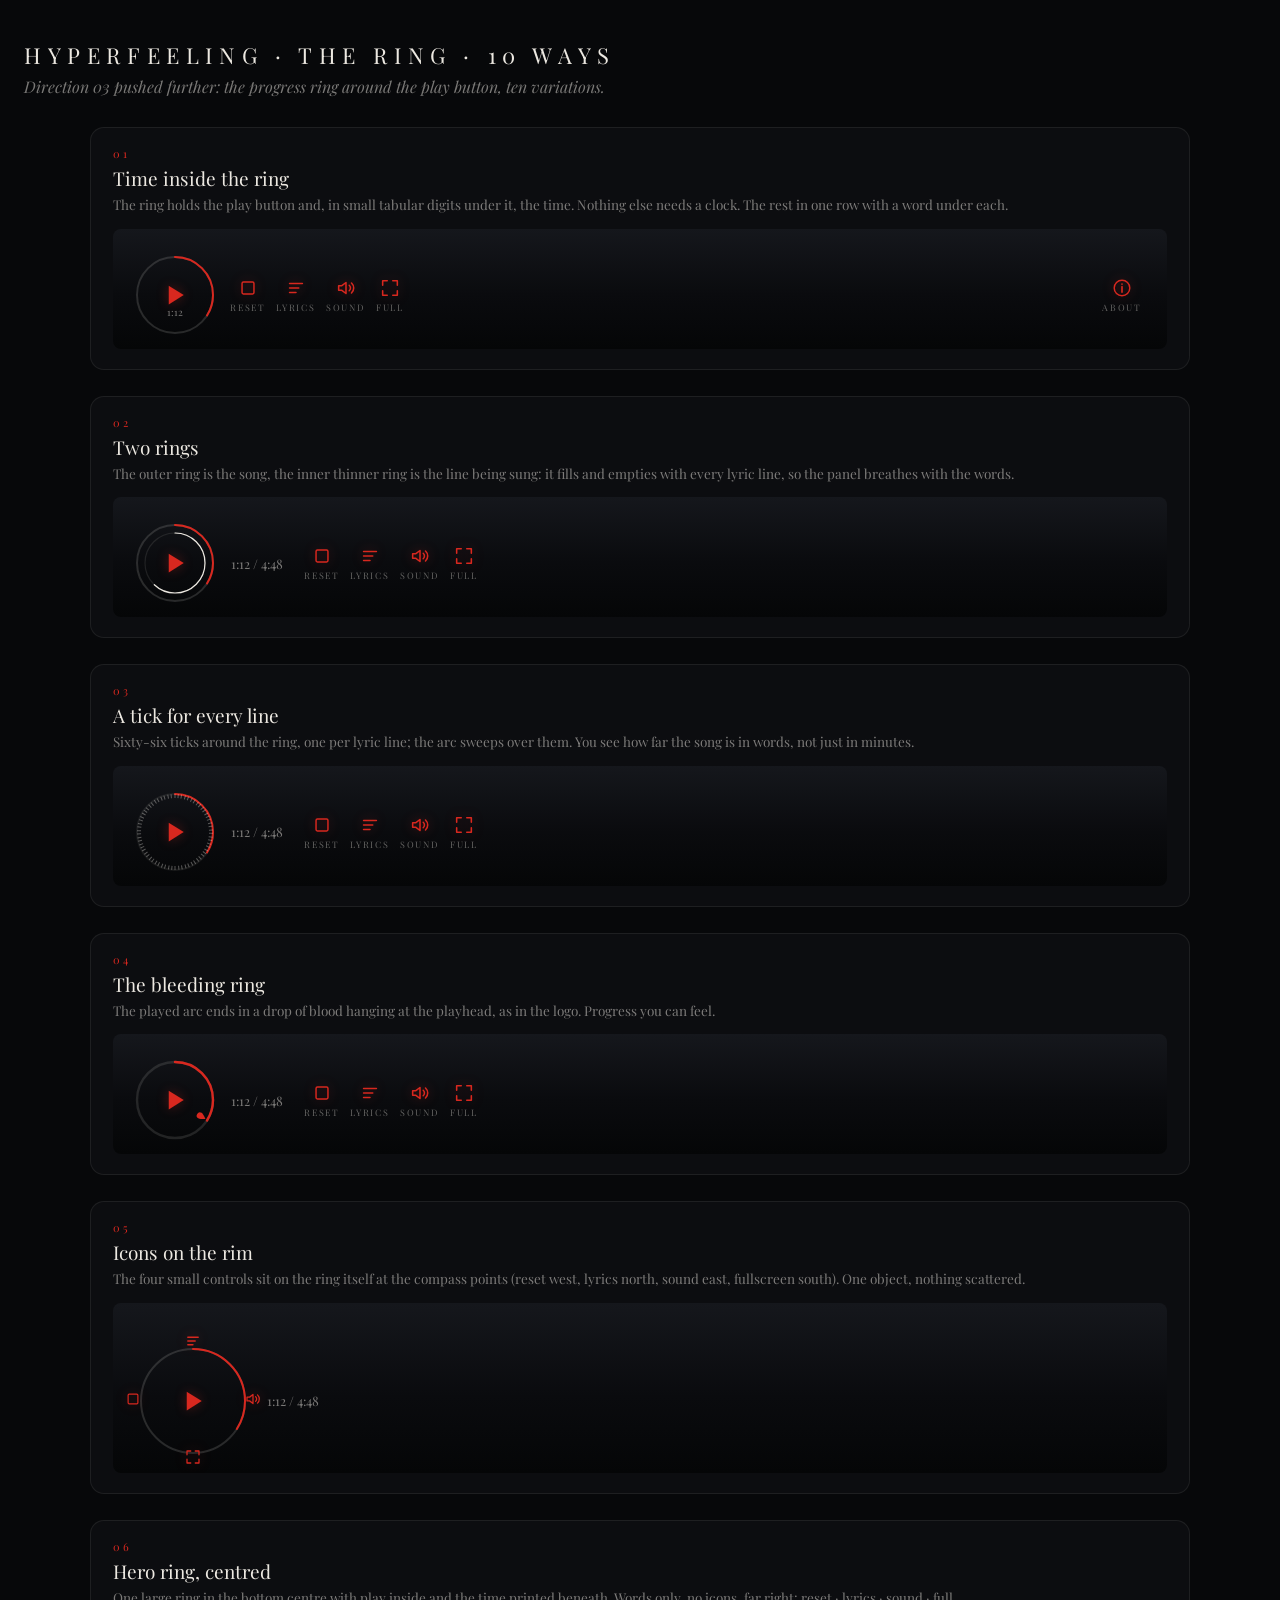
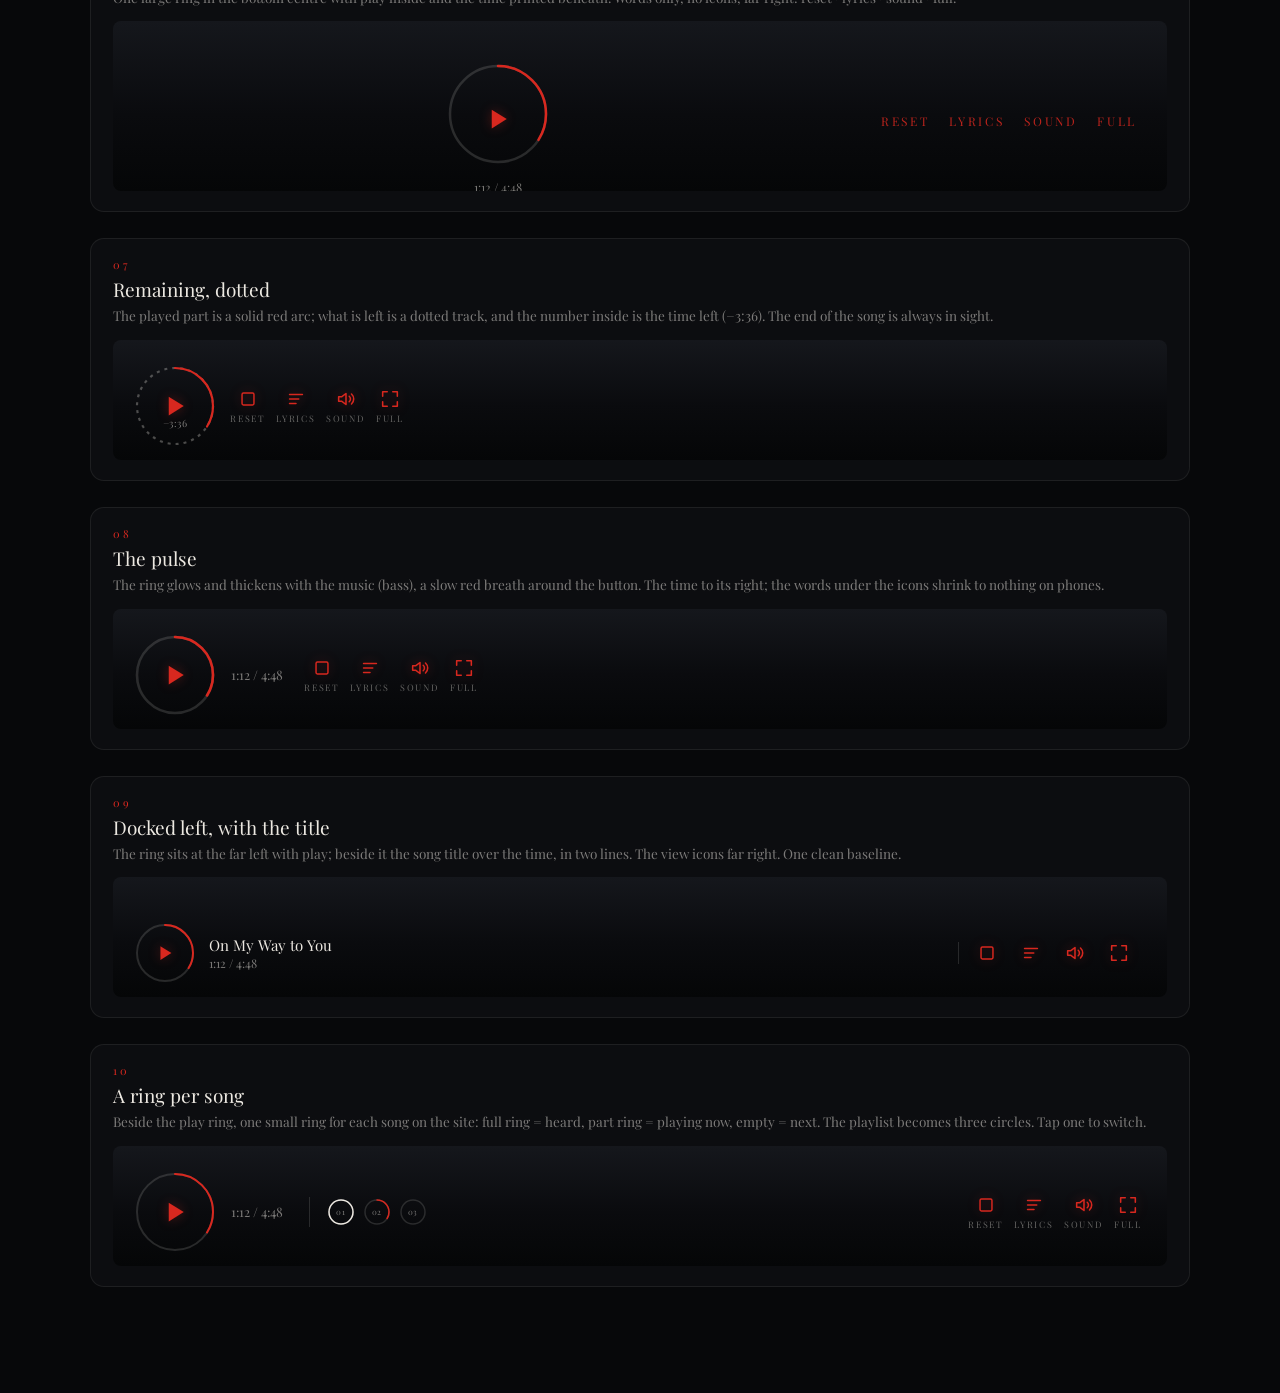
<file: design/ring.html>
<!doctype html><html lang="en"><head><meta charset="utf-8"><meta name="viewport" content="width=device-width,initial-scale=1"><title>hyperfeeling &mdash; the ring, 10 ways</title>
<link rel="stylesheet" href="https://fonts.googleapis.com/css2?family=Playfair+Display:ital,wght@0,400;0,700;1,400&display=swap">
<style>
:root{--bg:#07080a;--paper:#ece8e1;--dim:rgba(236,232,225,.5);--red:#d8281f} *{box-sizing:border-box}
body{margin:0;background:var(--bg);color:var(--paper);font-family:'Playfair Display',Georgia,serif;padding:40px 24px 80px}
h1{font-weight:400;font-size:22px;letter-spacing:.3em;text-transform:uppercase;margin:0 0 6px} p.lead{color:var(--dim);font-style:italic;margin:0 0 30px}
.card{max-width:1100px;margin:0 auto 26px;background:#0c0d10;border:1px solid rgba(236,232,225,.08);border-radius:14px;padding:18px 22px 20px}
.card .n{font-size:11px;letter-spacing:.3em;color:var(--red)} .card h2{font-weight:400;font-size:19px;margin:4px 0 4px} .card p{font-size:13.5px;color:var(--dim);margin:0 0 14px;line-height:1.45}
.mock{position:relative;height:120px;border-radius:8px;background:linear-gradient(180deg,#15171c,#0a0b0e 55%,#050607);overflow:hidden;padding:0 20px 12px;display:flex;flex-direction:column;justify-content:flex-end} .mock.tall{height:170px}
.i{width:22px;height:22px;color:var(--red);filter:drop-shadow(0 0 6px rgba(216,40,31,.35));flex:none;margin:0 11px} .i.big{width:30px;height:30px}
.row{display:flex;align-items:center;min-height:44px} .grow{flex:1} .clock{font-size:13px;color:var(--dim);font-variant-numeric:tabular-nums;margin:0 16px 0 6px}
.rb{position:relative;display:inline-flex;align-items:center;justify-content:center;width:64px;height:64px;margin-right:8px;flex:none} .rb.big{width:84px;height:84px} .rb.huge{width:120px;height:120px} .rb .ring{position:absolute;left:0;top:0} .rb .i{margin:0;position:relative}
.rb .t{position:absolute;left:50%;top:62%;transform:translateX(-50%);font-size:10px;color:var(--dim);font-variant-numeric:tabular-nums;text-decoration:none;white-space:nowrap} .rb .t.under{top:auto;bottom:-16px;font-size:12px}
.rb.huge.c{height:120px;width:110px} .rb.huge.c .ring{top:0}
.rim{position:absolute} .rim .i{width:18px;height:18px} .rim.w{left:-9px;top:50%;transform:translateY(-50%)} .rim.e{right:-9px;top:50%;transform:translateY(-50%)} .rim.n{top:-9px;left:50%;transform:translateX(-50%)} .rim.s{bottom:-9px;left:50%;transform:translateX(-50%)}
.lab{display:inline-flex;flex-direction:column;align-items:center;margin:0 5px} .lab .i{margin:0} .lab s{text-decoration:none;font-size:9px;letter-spacing:.2em;text-transform:uppercase;color:rgba(236,232,225,.4);margin-top:2px}
.words a{font-size:12px;letter-spacing:.22em;text-transform:uppercase;color:var(--red);margin:0 10px;opacity:.85}
.pulse .ring{animation:pulse 1.6s ease-in-out infinite;transform-origin:center} @keyframes pulse{0%,100%{filter:drop-shadow(0 0 0 rgba(216,40,31,0));transform:scale(1)} 50%{filter:drop-shadow(0 0 10px rgba(216,40,31,.9));transform:scale(1.03)}}
.meta{display:flex;flex-direction:column;margin-left:4px} .meta b{font-weight:400;font-size:15px} .meta s{text-decoration:none;font-size:12px;color:var(--dim)}
.grp{display:flex;align-items:center;padding:0 6px;border-left:1px solid rgba(236,232,225,.14)}
.songs{display:inline-flex;gap:6px;margin-left:10px;padding-left:16px;border-left:1px solid rgba(236,232,225,.14)} .rb.sm{width:30px;height:30px;margin:0} .rb.sm s{text-decoration:none;font-size:8px;letter-spacing:.1em;color:var(--dim)}
</style></head><body><svg width="0" height="0" style="position:absolute" aria-hidden="true">
  <symbol id="i-play" viewBox="0 0 24 24"><path d="M7 4.5v15l12-7.5z" fill="currentColor"/></symbol>
  <symbol id="i-pause" viewBox="0 0 24 24"><path d="M7.5 4.5v15M16.5 4.5v15" stroke="currentColor" stroke-width="2.4" stroke-linecap="round"/></symbol>
  <symbol id="i-prev" viewBox="0 0 24 24"><path d="M6 5v14M18 5.5L9.5 12 18 18.5z" stroke="currentColor" stroke-width="1.7" stroke-linejoin="round" fill="none"/></symbol>
  <symbol id="i-next" viewBox="0 0 24 24"><path d="M18 5v14M6 5.5l8.5 6.5L6 18.5z" stroke="currentColor" stroke-width="1.7" stroke-linejoin="round" fill="none"/></symbol>
  <symbol id="i-restart" viewBox="0 0 24 24"><path d="M5 12a7 7 0 1 0 2.2-5.1M5 4.5v4h4" stroke="currentColor" stroke-width="1.7" stroke-linecap="round" stroke-linejoin="round" fill="none"/></symbol>
  <symbol id="i-sound" viewBox="0 0 24 24"><path d="M4 9.5v5h3.5L12 18V6L7.5 9.5zM15.5 9a4 4 0 0 1 0 6M18 6.5a7.5 7.5 0 0 1 0 11" stroke="currentColor" stroke-width="1.7" stroke-linecap="round" stroke-linejoin="round" fill="none"/></symbol>
  <symbol id="i-muted" viewBox="0 0 24 24"><path d="M4 9.5v5h3.5L12 18V6L7.5 9.5zM16 9.5l4.5 5M20.5 9.5l-4.5 5" stroke="currentColor" stroke-width="1.7" stroke-linecap="round" stroke-linejoin="round" fill="none"/></symbol>
  <symbol id="i-full" viewBox="0 0 24 24"><path d="M4 9V4h5M15 4h5v5M20 15v5h-5M9 20H4v-5" stroke="currentColor" stroke-width="1.7" stroke-linecap="round" stroke-linejoin="round" fill="none"/></symbol>
  <symbol id="i-lyrics" viewBox="0 0 24 24"><path d="M5 7h14M5 12h10M5 17h7" stroke="currentColor" stroke-width="1.7" stroke-linecap="round"/></symbol>
  <symbol id="i-list" viewBox="0 0 24 24"><path d="M9 6h11M9 12h11M9 18h11" stroke="currentColor" stroke-width="1.7" stroke-linecap="round"/><circle cx="5" cy="6" r="1.2" fill="currentColor"/><circle cx="5" cy="12" r="1.2" fill="currentColor"/><circle cx="5" cy="18" r="1.2" fill="currentColor"/></symbol>
  <symbol id="i-info" viewBox="0 0 24 24"><circle cx="12" cy="12" r="8.5" stroke="currentColor" stroke-width="1.6" fill="none"/><path d="M12 10.5v6M12 7.6v.2" stroke="currentColor" stroke-width="1.8" stroke-linecap="round"/></symbol>
  <symbol id="i-drop" viewBox="0 0 100 100"><path d="M58 14 v44 a11 9 0 1 1 -5 -7.4 V14 Z" fill="#ece8e1"/><path d="M58 14 c10 6 16 12 16 22 c0 6 -4 9 -8 12 c3 -8 1 -14 -8 -20 Z" fill="currentColor"/><path d="M66 48 c0 0 -5 7 -5 10 a5 5 0 0 0 10 0 c0 -3 -5 -10 -5 -10Z" fill="currentColor"/></symbol>
  <symbol id="i-close" viewBox="0 0 24 24"><path d="M6 6l12 12M18 6L6 18" stroke="currentColor" stroke-width="1.7" stroke-linecap="round"/></symbol>
  <symbol id="i-stop" viewBox="0 0 24 24"><rect x="5.5" y="5.5" width="13" height="13" rx="1.5" fill="none" stroke="currentColor" stroke-width="1.6"/></symbol>
  <symbol id="i-rec" viewBox="0 0 24 24"><circle cx="12" cy="12" r="4.5" fill="currentColor"/><circle cx="12" cy="12" r="8.5" stroke="currentColor" stroke-width="1.2" fill="none" opacity=".5"/></symbol>
</svg>
<h1>hyperfeeling &middot; the ring &middot; 10 ways</h1><p class="lead">Direction 03 pushed further: the progress ring around the play button, ten variations.</p>
<section class="card"><div class="n">01</div><h2>Time inside the ring</h2><p>The ring holds the play button and, in small tabular digits under it, the time. Nothing else needs a clock. The rest in one row with a word under each.</p><div class="mock "><div class="row"><span class="rb big"><svg class="ring" viewBox="0 0 84 84" style="width:84px;height:84px"><circle cx="42" cy="42" r="38" fill="none" stroke="rgba(236,232,225,.15)" stroke-width="2" /><circle cx="42" cy="42" r="38" fill="none" stroke="#d8281f" stroke-width="2" stroke-linecap="round" stroke-dasharray="238.8" stroke-dashoffset="157.6" transform="rotate(-90 42 42)"/></svg><svg class="i big"><use href="#i-play"/></svg><s class="t">1:12</s></span><span class="lab"><svg class="i "><use href="#i-stop"/></svg><s>reset</s></span><span class="lab"><svg class="i "><use href="#i-lyrics"/></svg><s>lyrics</s></span><span class="lab"><svg class="i "><use href="#i-sound"/></svg><s>sound</s></span><span class="lab"><svg class="i "><use href="#i-full"/></svg><s>full</s></span><span class="grow"></span><span class="lab"><svg class="i "><use href="#i-info"/></svg><s>about</s></span></div></div></section><section class="card"><div class="n">02</div><h2>Two rings</h2><p>The outer ring is the song, the inner thinner ring is the line being sung: it fills and empties with every lyric line, so the panel breathes with the words.</p><div class="mock "><div class="row"><span class="rb big"><svg class="ring" viewBox="0 0 84 84" style="width:84px;height:84px"><circle cx="42" cy="42" r="38" fill="none" stroke="rgba(236,232,225,.15)" stroke-width="2" /><circle cx="42" cy="42" r="38" fill="none" stroke="#d8281f" stroke-width="2" stroke-linecap="round" stroke-dasharray="238.8" stroke-dashoffset="157.6" transform="rotate(-90 42 42)"/></svg><svg class="ring" viewBox="0 0 84 84" style="width:84px;height:84px"><circle cx="42" cy="42" r="30" fill="none" stroke="rgba(236,232,225,.1)" stroke-width="1.2" /><circle cx="42" cy="42" r="30" fill="none" stroke="#ece8e1" stroke-width="1.2" stroke-linecap="round" stroke-dasharray="188.5" stroke-dashoffset="71.6" transform="rotate(-90 42 42)"/></svg><svg class="i big"><use href="#i-play"/></svg></span><span class="clock">1:12 / 4:48</span><span class="lab"><svg class="i "><use href="#i-stop"/></svg><s>reset</s></span><span class="lab"><svg class="i "><use href="#i-lyrics"/></svg><s>lyrics</s></span><span class="lab"><svg class="i "><use href="#i-sound"/></svg><s>sound</s></span><span class="lab"><svg class="i "><use href="#i-full"/></svg><s>full</s></span></div></div></section><section class="card"><div class="n">03</div><h2>A tick for every line</h2><p>Sixty-six ticks around the ring, one per lyric line; the arc sweeps over them. You see how far the song is in words, not just in minutes.</p><div class="mock "><div class="row"><span class="rb big"><svg class="ring" viewBox="0 0 84 84" style="width:84px;height:84px"><circle cx="42" cy="42" r="38" fill="none" stroke="rgba(236,232,225,.08)" stroke-width="2" /><circle cx="42" cy="42" r="38" fill="none" stroke="#d8281f" stroke-width="2" stroke-linecap="round" stroke-dasharray="238.8" stroke-dashoffset="157.6" transform="rotate(-90 42 42)"/><line x1="42" y1="4" x2="42" y2="8" stroke="rgba(236,232,225,.35)" stroke-width="1" transform="rotate(0 42 42)"/><line x1="42" y1="4" x2="42" y2="8" stroke="rgba(236,232,225,.35)" stroke-width="1" transform="rotate(5 42 42)"/><line x1="42" y1="4" x2="42" y2="8" stroke="rgba(236,232,225,.35)" stroke-width="1" transform="rotate(10 42 42)"/><line x1="42" y1="4" x2="42" y2="8" stroke="rgba(236,232,225,.35)" stroke-width="1" transform="rotate(16 42 42)"/><line x1="42" y1="4" x2="42" y2="8" stroke="rgba(236,232,225,.35)" stroke-width="1" transform="rotate(21 42 42)"/><line x1="42" y1="4" x2="42" y2="8" stroke="rgba(236,232,225,.35)" stroke-width="1" transform="rotate(27 42 42)"/><line x1="42" y1="4" x2="42" y2="8" stroke="rgba(236,232,225,.35)" stroke-width="1" transform="rotate(32 42 42)"/><line x1="42" y1="4" x2="42" y2="8" stroke="rgba(236,232,225,.35)" stroke-width="1" transform="rotate(38 42 42)"/><line x1="42" y1="4" x2="42" y2="8" stroke="rgba(236,232,225,.35)" stroke-width="1" transform="rotate(43 42 42)"/><line x1="42" y1="4" x2="42" y2="8" stroke="rgba(236,232,225,.35)" stroke-width="1" transform="rotate(49 42 42)"/><line x1="42" y1="4" x2="42" y2="8" stroke="rgba(236,232,225,.35)" stroke-width="1" transform="rotate(54 42 42)"/><line x1="42" y1="4" x2="42" y2="8" stroke="rgba(236,232,225,.35)" stroke-width="1" transform="rotate(60 42 42)"/><line x1="42" y1="4" x2="42" y2="8" stroke="rgba(236,232,225,.35)" stroke-width="1" transform="rotate(65 42 42)"/><line x1="42" y1="4" x2="42" y2="8" stroke="rgba(236,232,225,.35)" stroke-width="1" transform="rotate(70 42 42)"/><line x1="42" y1="4" x2="42" y2="8" stroke="rgba(236,232,225,.35)" stroke-width="1" transform="rotate(76 42 42)"/><line x1="42" y1="4" x2="42" y2="8" stroke="rgba(236,232,225,.35)" stroke-width="1" transform="rotate(81 42 42)"/><line x1="42" y1="4" x2="42" y2="8" stroke="rgba(236,232,225,.35)" stroke-width="1" transform="rotate(87 42 42)"/><line x1="42" y1="4" x2="42" y2="8" stroke="rgba(236,232,225,.35)" stroke-width="1" transform="rotate(92 42 42)"/><line x1="42" y1="4" x2="42" y2="8" stroke="rgba(236,232,225,.35)" stroke-width="1" transform="rotate(98 42 42)"/><line x1="42" y1="4" x2="42" y2="8" stroke="rgba(236,232,225,.35)" stroke-width="1" transform="rotate(103 42 42)"/><line x1="42" y1="4" x2="42" y2="8" stroke="rgba(236,232,225,.35)" stroke-width="1" transform="rotate(109 42 42)"/><line x1="42" y1="4" x2="42" y2="8" stroke="rgba(236,232,225,.35)" stroke-width="1" transform="rotate(114 42 42)"/><line x1="42" y1="4" x2="42" y2="8" stroke="rgba(236,232,225,.35)" stroke-width="1" transform="rotate(120 42 42)"/><line x1="42" y1="4" x2="42" y2="8" stroke="rgba(236,232,225,.35)" stroke-width="1" transform="rotate(125 42 42)"/><line x1="42" y1="4" x2="42" y2="8" stroke="rgba(236,232,225,.35)" stroke-width="1" transform="rotate(130 42 42)"/><line x1="42" y1="4" x2="42" y2="8" stroke="rgba(236,232,225,.35)" stroke-width="1" transform="rotate(136 42 42)"/><line x1="42" y1="4" x2="42" y2="8" stroke="rgba(236,232,225,.35)" stroke-width="1" transform="rotate(141 42 42)"/><line x1="42" y1="4" x2="42" y2="8" stroke="rgba(236,232,225,.35)" stroke-width="1" transform="rotate(147 42 42)"/><line x1="42" y1="4" x2="42" y2="8" stroke="rgba(236,232,225,.35)" stroke-width="1" transform="rotate(152 42 42)"/><line x1="42" y1="4" x2="42" y2="8" stroke="rgba(236,232,225,.35)" stroke-width="1" transform="rotate(158 42 42)"/><line x1="42" y1="4" x2="42" y2="8" stroke="rgba(236,232,225,.35)" stroke-width="1" transform="rotate(163 42 42)"/><line x1="42" y1="4" x2="42" y2="8" stroke="rgba(236,232,225,.35)" stroke-width="1" transform="rotate(169 42 42)"/><line x1="42" y1="4" x2="42" y2="8" stroke="rgba(236,232,225,.35)" stroke-width="1" transform="rotate(174 42 42)"/><line x1="42" y1="4" x2="42" y2="8" stroke="rgba(236,232,225,.35)" stroke-width="1" transform="rotate(180 42 42)"/><line x1="42" y1="4" x2="42" y2="8" stroke="rgba(236,232,225,.35)" stroke-width="1" transform="rotate(185 42 42)"/><line x1="42" y1="4" x2="42" y2="8" stroke="rgba(236,232,225,.35)" stroke-width="1" transform="rotate(190 42 42)"/><line x1="42" y1="4" x2="42" y2="8" stroke="rgba(236,232,225,.35)" stroke-width="1" transform="rotate(196 42 42)"/><line x1="42" y1="4" x2="42" y2="8" stroke="rgba(236,232,225,.35)" stroke-width="1" transform="rotate(201 42 42)"/><line x1="42" y1="4" x2="42" y2="8" stroke="rgba(236,232,225,.35)" stroke-width="1" transform="rotate(207 42 42)"/><line x1="42" y1="4" x2="42" y2="8" stroke="rgba(236,232,225,.35)" stroke-width="1" transform="rotate(212 42 42)"/><line x1="42" y1="4" x2="42" y2="8" stroke="rgba(236,232,225,.35)" stroke-width="1" transform="rotate(218 42 42)"/><line x1="42" y1="4" x2="42" y2="8" stroke="rgba(236,232,225,.35)" stroke-width="1" transform="rotate(223 42 42)"/><line x1="42" y1="4" x2="42" y2="8" stroke="rgba(236,232,225,.35)" stroke-width="1" transform="rotate(229 42 42)"/><line x1="42" y1="4" x2="42" y2="8" stroke="rgba(236,232,225,.35)" stroke-width="1" transform="rotate(234 42 42)"/><line x1="42" y1="4" x2="42" y2="8" stroke="rgba(236,232,225,.35)" stroke-width="1" transform="rotate(240 42 42)"/><line x1="42" y1="4" x2="42" y2="8" stroke="rgba(236,232,225,.35)" stroke-width="1" transform="rotate(245 42 42)"/><line x1="42" y1="4" x2="42" y2="8" stroke="rgba(236,232,225,.35)" stroke-width="1" transform="rotate(250 42 42)"/><line x1="42" y1="4" x2="42" y2="8" stroke="rgba(236,232,225,.35)" stroke-width="1" transform="rotate(256 42 42)"/><line x1="42" y1="4" x2="42" y2="8" stroke="rgba(236,232,225,.35)" stroke-width="1" transform="rotate(261 42 42)"/><line x1="42" y1="4" x2="42" y2="8" stroke="rgba(236,232,225,.35)" stroke-width="1" transform="rotate(267 42 42)"/><line x1="42" y1="4" x2="42" y2="8" stroke="rgba(236,232,225,.35)" stroke-width="1" transform="rotate(272 42 42)"/><line x1="42" y1="4" x2="42" y2="8" stroke="rgba(236,232,225,.35)" stroke-width="1" transform="rotate(278 42 42)"/><line x1="42" y1="4" x2="42" y2="8" stroke="rgba(236,232,225,.35)" stroke-width="1" transform="rotate(283 42 42)"/><line x1="42" y1="4" x2="42" y2="8" stroke="rgba(236,232,225,.35)" stroke-width="1" transform="rotate(289 42 42)"/><line x1="42" y1="4" x2="42" y2="8" stroke="rgba(236,232,225,.35)" stroke-width="1" transform="rotate(294 42 42)"/><line x1="42" y1="4" x2="42" y2="8" stroke="rgba(236,232,225,.35)" stroke-width="1" transform="rotate(300 42 42)"/><line x1="42" y1="4" x2="42" y2="8" stroke="rgba(236,232,225,.35)" stroke-width="1" transform="rotate(305 42 42)"/><line x1="42" y1="4" x2="42" y2="8" stroke="rgba(236,232,225,.35)" stroke-width="1" transform="rotate(310 42 42)"/><line x1="42" y1="4" x2="42" y2="8" stroke="rgba(236,232,225,.35)" stroke-width="1" transform="rotate(316 42 42)"/><line x1="42" y1="4" x2="42" y2="8" stroke="rgba(236,232,225,.35)" stroke-width="1" transform="rotate(321 42 42)"/><line x1="42" y1="4" x2="42" y2="8" stroke="rgba(236,232,225,.35)" stroke-width="1" transform="rotate(327 42 42)"/><line x1="42" y1="4" x2="42" y2="8" stroke="rgba(236,232,225,.35)" stroke-width="1" transform="rotate(332 42 42)"/><line x1="42" y1="4" x2="42" y2="8" stroke="rgba(236,232,225,.35)" stroke-width="1" transform="rotate(338 42 42)"/><line x1="42" y1="4" x2="42" y2="8" stroke="rgba(236,232,225,.35)" stroke-width="1" transform="rotate(343 42 42)"/><line x1="42" y1="4" x2="42" y2="8" stroke="rgba(236,232,225,.35)" stroke-width="1" transform="rotate(349 42 42)"/><line x1="42" y1="4" x2="42" y2="8" stroke="rgba(236,232,225,.35)" stroke-width="1" transform="rotate(354 42 42)"/></svg><svg class="i big"><use href="#i-play"/></svg></span><span class="clock">1:12 / 4:48</span><span class="lab"><svg class="i "><use href="#i-stop"/></svg><s>reset</s></span><span class="lab"><svg class="i "><use href="#i-lyrics"/></svg><s>lyrics</s></span><span class="lab"><svg class="i "><use href="#i-sound"/></svg><s>sound</s></span><span class="lab"><svg class="i "><use href="#i-full"/></svg><s>full</s></span></div></div></section><section class="card"><div class="n">04</div><h2>The bleeding ring</h2><p>The played arc ends in a drop of blood hanging at the playhead, as in the logo. Progress you can feel.</p><div class="mock "><div class="row"><span class="rb big"><svg class="ring" viewBox="0 0 84 84" style="width:84px;height:84px"><circle cx="42" cy="42" r="38" fill="none" stroke="rgba(236,232,225,.12)" stroke-width="2.4" /><circle cx="42" cy="42" r="38" fill="none" stroke="#d8281f" stroke-width="2.4" stroke-linecap="round" stroke-dasharray="238.8" stroke-dashoffset="157.6" transform="rotate(-90 42 42)"/><path d="M42 4 c0 0 -3.2 4.6 -3.2 6.6 a3.2 3.2 0 0 0 6.4 0 c0 -2 -3.2 -6.6 -3.2 -6.6Z" fill="#d8281f" transform="rotate(122 42 42) translate(0 2)"/></svg><svg class="i big"><use href="#i-play"/></svg></span><span class="clock">1:12 / 4:48</span><span class="lab"><svg class="i "><use href="#i-stop"/></svg><s>reset</s></span><span class="lab"><svg class="i "><use href="#i-lyrics"/></svg><s>lyrics</s></span><span class="lab"><svg class="i "><use href="#i-sound"/></svg><s>sound</s></span><span class="lab"><svg class="i "><use href="#i-full"/></svg><s>full</s></span></div></div></section><section class="card"><div class="n">05</div><h2>Icons on the rim</h2><p>The four small controls sit on the ring itself at the compass points (reset west, lyrics north, sound east, fullscreen south). One object, nothing scattered.</p><div class="mock tall"><div class="row"><span class="rb huge"><svg class="ring" viewBox="0 0 120 120" style="width:120px;height:120px"><circle cx="60" cy="60" r="52" fill="none" stroke="rgba(236,232,225,.15)" stroke-width="2" /><circle cx="60" cy="60" r="52" fill="none" stroke="#d8281f" stroke-width="2" stroke-linecap="round" stroke-dasharray="326.7" stroke-dashoffset="215.6" transform="rotate(-90 60 60)"/></svg><svg class="i big"><use href="#i-play"/></svg><span class="rim w"><svg class="i "><use href="#i-stop"/></svg></span><span class="rim n"><svg class="i "><use href="#i-lyrics"/></svg></span><span class="rim e"><svg class="i "><use href="#i-sound"/></svg></span><span class="rim s"><svg class="i "><use href="#i-full"/></svg></span></span><span class="clock">1:12 / 4:48</span></div></div></section><section class="card"><div class="n">06</div><h2>Hero ring, centred</h2><p>One large ring in the bottom centre with play inside and the time printed beneath. Words only, no icons, far right: reset &middot; lyrics &middot; sound &middot; full.</p><div class="mock tall"><div class="row"><span class="grow"></span><span class="rb huge c"><svg class="ring" viewBox="0 0 110 110" style="width:110px;height:110px"><circle cx="55" cy="55" r="48" fill="none" stroke="rgba(236,232,225,.15)" stroke-width="2.5" /><circle cx="55" cy="55" r="48" fill="none" stroke="#d8281f" stroke-width="2.5" stroke-linecap="round" stroke-dasharray="301.6" stroke-dashoffset="199.1" transform="rotate(-90 55 55)"/></svg><svg class="i big"><use href="#i-play"/></svg><s class="t under">1:12 / 4:48</s></span><span class="grow"></span><span class="words"><a>reset</a><a>lyrics</a><a>sound</a><a>full</a></span></div></div></section><section class="card"><div class="n">07</div><h2>Remaining, dotted</h2><p>The played part is a solid red arc; what is left is a dotted track, and the number inside is the time left (&minus;3:36). The end of the song is always in sight.</p><div class="mock "><div class="row"><span class="rb big"><svg class="ring" viewBox="0 0 84 84" style="width:84px;height:84px"><circle cx="42" cy="42" r="38" fill="none" stroke="rgba(236,232,225,.3)" stroke-width="2.2" stroke-dasharray="3 5"/><circle cx="42" cy="42" r="38" fill="none" stroke="#d8281f" stroke-width="2.2" stroke-linecap="round" stroke-dasharray="238.8" stroke-dashoffset="157.6" transform="rotate(-90 42 42)"/></svg><svg class="i big"><use href="#i-play"/></svg><s class="t">&minus;3:36</s></span><span class="lab"><svg class="i "><use href="#i-stop"/></svg><s>reset</s></span><span class="lab"><svg class="i "><use href="#i-lyrics"/></svg><s>lyrics</s></span><span class="lab"><svg class="i "><use href="#i-sound"/></svg><s>sound</s></span><span class="lab"><svg class="i "><use href="#i-full"/></svg><s>full</s></span></div></div></section><section class="card"><div class="n">08</div><h2>The pulse</h2><p>The ring glows and thickens with the music (bass), a slow red breath around the button. The time to its right; the words under the icons shrink to nothing on phones.</p><div class="mock "><div class="row"><span class="rb big pulse"><svg class="ring" viewBox="0 0 84 84" style="width:84px;height:84px"><circle cx="42" cy="42" r="38" fill="none" stroke="rgba(236,232,225,.15)" stroke-width="2.6" /><circle cx="42" cy="42" r="38" fill="none" stroke="#d8281f" stroke-width="2.6" stroke-linecap="round" stroke-dasharray="238.8" stroke-dashoffset="157.6" transform="rotate(-90 42 42)"/></svg><svg class="i big"><use href="#i-play"/></svg></span><span class="clock">1:12 / 4:48</span><span class="lab"><svg class="i "><use href="#i-stop"/></svg><s>reset</s></span><span class="lab"><svg class="i "><use href="#i-lyrics"/></svg><s>lyrics</s></span><span class="lab"><svg class="i "><use href="#i-sound"/></svg><s>sound</s></span><span class="lab"><svg class="i "><use href="#i-full"/></svg><s>full</s></span></div></div></section><section class="card"><div class="n">09</div><h2>Docked left, with the title</h2><p>The ring sits at the far left with play; beside it the song title over the time, in two lines. The view icons far right. One clean baseline.</p><div class="mock "><div class="row"><span class="rb"><svg class="ring" viewBox="0 0 64 64" style="width:64px;height:64px"><circle cx="32" cy="32" r="28" fill="none" stroke="rgba(236,232,225,.15)" stroke-width="2" /><circle cx="32" cy="32" r="28" fill="none" stroke="#d8281f" stroke-width="2" stroke-linecap="round" stroke-dasharray="175.9" stroke-dashoffset="116.1" transform="rotate(-90 32 32)"/></svg><svg class="i "><use href="#i-play"/></svg></span><span class="meta"><b>On My Way to You</b><s>1:12 / 4:48</s></span><span class="grow"></span><span class="grp"><svg class="i "><use href="#i-stop"/></svg><svg class="i "><use href="#i-lyrics"/></svg><svg class="i "><use href="#i-sound"/></svg><svg class="i "><use href="#i-full"/></svg></span></div></div></section><section class="card"><div class="n">10</div><h2>A ring per song</h2><p>Beside the play ring, one small ring for each song on the site: full ring = heard, part ring = playing now, empty = next. The playlist becomes three circles. Tap one to switch.</p><div class="mock "><div class="row"><span class="rb big"><svg class="ring" viewBox="0 0 84 84" style="width:84px;height:84px"><circle cx="42" cy="42" r="38" fill="none" stroke="rgba(236,232,225,.15)" stroke-width="2" /><circle cx="42" cy="42" r="38" fill="none" stroke="#d8281f" stroke-width="2" stroke-linecap="round" stroke-dasharray="238.8" stroke-dashoffset="157.6" transform="rotate(-90 42 42)"/></svg><svg class="i big"><use href="#i-play"/></svg></span><span class="clock">1:12 / 4:48</span><span class="songs"><span class="rb sm"><svg class="ring" viewBox="0 0 30 30" style="width:30px;height:30px"><circle cx="15" cy="15" r="12" fill="none" stroke="rgba(236,232,225,.12)" stroke-width="1.5" /><circle cx="15" cy="15" r="12" fill="none" stroke="#ece8e1" stroke-width="1.5" stroke-linecap="round" stroke-dasharray="75.4" stroke-dashoffset="0.0" transform="rotate(-90 15 15)"/></svg><s>01</s></span><span class="rb sm"><svg class="ring" viewBox="0 0 30 30" style="width:30px;height:30px"><circle cx="15" cy="15" r="12" fill="none" stroke="rgba(236,232,225,.15)" stroke-width="1.5" /><circle cx="15" cy="15" r="12" fill="none" stroke="#d8281f" stroke-width="1.5" stroke-linecap="round" stroke-dasharray="75.4" stroke-dashoffset="49.8" transform="rotate(-90 15 15)"/></svg><s>02</s></span><span class="rb sm"><svg class="ring" viewBox="0 0 30 30" style="width:30px;height:30px"><circle cx="15" cy="15" r="12" fill="none" stroke="rgba(236,232,225,.15)" stroke-width="1.5" /><circle cx="15" cy="15" r="12" fill="none" stroke="#d8281f" stroke-width="1.5" stroke-linecap="round" stroke-dasharray="75.4" stroke-dashoffset="75.4" transform="rotate(-90 15 15)"/></svg><s>03</s></span></span><span class="grow"></span><span class="lab"><svg class="i "><use href="#i-stop"/></svg><s>reset</s></span><span class="lab"><svg class="i "><use href="#i-lyrics"/></svg><s>lyrics</s></span><span class="lab"><svg class="i "><use href="#i-sound"/></svg><s>sound</s></span><span class="lab"><svg class="i "><use href="#i-full"/></svg><s>full</s></span></div></div></section>
</body></html>
</file>
